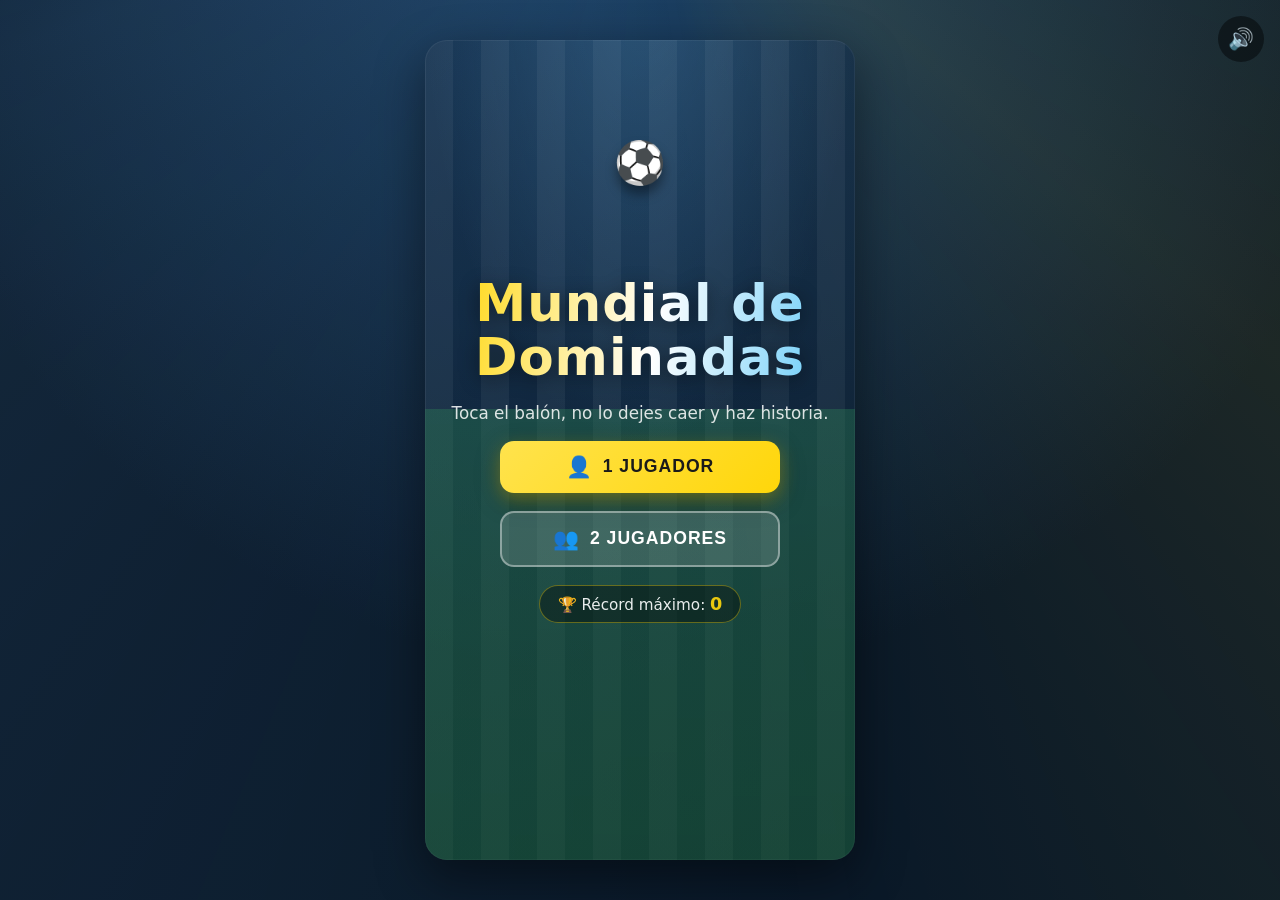
<file: index.html>
<!DOCTYPE html>
<html lang="es">
  <head>
    <meta charset="UTF-8" />
    <meta name="viewport" content="width=device-width, initial-scale=1.0" />
    <title>Mundial de Dominadas ⚽</title>
    <!--
      El CSS está dividido en 9 archivos por responsabilidad (en vez de un
      único archivo gigante) para que cada parte se pueda explicar por
      separado. EL ORDEN IMPORTA: si dos archivos definen la misma clase con
      la misma especificidad, gana el que carga DESPUÉS (cascada de CSS), así
      que respeta este orden si agregas uno nuevo. Ver css/README.md para el
      detalle de qué hace cada archivo.
    -->
    <link rel="stylesheet" href="css/01-variables.css" />
    <link rel="stylesheet" href="css/02-layout.css" />
    <link rel="stylesheet" href="css/03-componentes.css" />
    <link rel="stylesheet" href="css/04-menu-inicio.css" />
    <link rel="stylesheet" href="css/05-seleccion.css" />
    <link rel="stylesheet" href="css/06-juego.css" />
    <link rel="stylesheet" href="css/07-fin.css" />
    <link rel="stylesheet" href="css/08-utilidades.css" />
    <link rel="stylesheet" href="css/09-sazon.css" />
  </head>
  <body>
    <!--
      El juego usa UNA sola página HTML con varias "pantallas" (secciones).
      JavaScript muestra/oculta cada pantalla según el estado del juego.
      Solo una pantalla tiene la clase `pantalla--activa` a la vez.
    -->
    <!-- Botón flotante para silenciar/activar el sonido en todo el juego -->
    <button id="btn-sonido" class="boton-sonido" title="Silenciar / activar sonido">
      🔊
    </button>

    <main id="app">
      <!-- ============ PANTALLA 1: INICIO ============ -->
      <section id="pantalla-inicio" class="pantalla pantalla--activa">
        <!-- Decoración animada (no interactiva): cancha + reflectores + balón -->
        <div class="cancha-fondo" aria-hidden="true"></div>
        <div class="reflectores" aria-hidden="true"></div>
        <div class="balon-bote" aria-hidden="true">⚽</div>

        <h1 class="titulo">Mundial de Dominadas</h1>
        <p class="subtitulo">Toca el balón, no lo dejes caer y haz historia.</p>
        <button id="btn-empezar" class="boton boton--principal boton--lleno">
          <span class="boton__icono">👤</span> 1 Jugador
        </button>
        <button id="btn-dos-jugadores" class="boton boton--secundario boton--lleno">
          <span class="boton__icono">👥</span> 2 Jugadores
        </button>
        <p class="record-inicio">
          <span class="chip-record">🏆 Récord máximo:
            <strong id="record-inicio">0</strong></span>
        </p>
      </section>

      <!-- ============ PANTALLA 2: SELECCIÓN DE AVATAR ============ -->
      <section id="pantalla-seleccion" class="pantalla pantalla--estadio">
        <h2 class="titulo-seccion">Elige tu crack</h2>
        <p class="subtitulo">
          Cada jugador tiene una estadística de <strong>control</strong>
          distinta.
        </p>
        <!-- Las tarjetas de avatar se generan con JavaScript -->
        <div id="grid-avatares" class="grid-avatares"></div>

        <!-- Selector de dificultad: los botones se generan con JavaScript -->
        <p class="etiqueta-dificultad">Dificultad</p>
        <div id="selector-dificultad" class="selector-dificultad"></div>

        <button id="btn-jugar" class="boton boton--principal" disabled>
          ¡A jugar!
        </button>
      </section>

      <!-- ============ PANTALLA 3: JUEGO ============ -->
      <section id="pantalla-juego" class="pantalla">
        <header class="marcador">
          <div class="marcador__item">
            <span class="marcador__etiqueta">Jugador</span>
            <span id="marcador-jugador" class="marcador__valor">—</span>
          </div>
          <div class="marcador__item">
            <span class="marcador__etiqueta">Dominadas</span>
            <span id="marcador-puntaje" class="marcador__valor">0</span>
          </div>
          <div class="marcador__item">
            <span class="marcador__etiqueta">Récord</span>
            <span id="marcador-record" class="marcador__valor">0</span>
          </div>
        </header>
        <canvas id="lienzo-juego" class="lienzo"></canvas>
        <p class="ayuda-juego">
          🖱️ Clic certero en el balón &nbsp;|&nbsp; ⌨️ espacio solo cuando esté
          a tu alcance. <strong>¡Un fallo es game over!</strong>
        </p>
      </section>

      <!-- ============ PANTALLA 2P-A: CONFIGURACIÓN 2 JUGADORES ============ -->
      <section id="pantalla-2p-setup" class="pantalla pantalla--estadio">
        <h2 class="titulo-seccion">Modo 2 Jugadores 👥</h2>
        <p class="subtitulo">Cada quien elige su crack. Misma dificultad para una
          competencia justa.</p>
        <div class="config-2p">
          <div class="config-2p__jugador">
            <label class="config-2p__etiqueta" for="select-p1">
              🔵 Jugador 1 <small>(tecla A)</small>
            </label>
            <select id="select-p1" class="select-jugador"></select>
          </div>
          <div class="config-2p__jugador">
            <label class="config-2p__etiqueta" for="select-p2">
              🔴 Jugador 2 <small>(tecla L)</small>
            </label>
            <select id="select-p2" class="select-jugador"></select>
          </div>
        </div>
        <p class="etiqueta-dificultad">Dificultad</p>
        <div id="selector-dificultad-2p" class="selector-dificultad"></div>
        <div class="botones-fin">
          <button id="btn-2p-jugar" class="boton boton--principal">¡A jugar!</button>
          <button id="btn-2p-volver" class="boton boton--secundario">Volver</button>
        </div>
      </section>

      <!-- ============ PANTALLA 2P-B: JUEGO DIVIDIDO ============ -->
      <section id="pantalla-2p-juego" class="pantalla">
        <div class="campos-2p">
          <div class="campo-2p">
            <div class="campo-2p__cabecera campo-2p__cabecera--p1">
              <span id="nombre-p1">Jugador 1</span>
              <span class="campo-2p__puntaje" id="puntaje-p1">0</span>
            </div>
            <canvas id="lienzo-p1" class="lienzo lienzo--2p"></canvas>
            <p class="campo-2p__tecla">
              Tecla <kbd>A</kbd> o clic — ¡un fallo te saca!
            </p>
          </div>
          <div class="campo-2p">
            <div class="campo-2p__cabecera campo-2p__cabecera--p2">
              <span id="nombre-p2">Jugador 2</span>
              <span class="campo-2p__puntaje" id="puntaje-p2">0</span>
            </div>
            <canvas id="lienzo-p2" class="lienzo lienzo--2p"></canvas>
            <p class="campo-2p__tecla">
              Tecla <kbd>L</kbd> o clic — ¡un fallo te saca!
            </p>
          </div>
        </div>
      </section>

      <!-- ============ PANTALLA 2P-C: RESULTADO 2 JUGADORES ============ -->
      <section id="pantalla-2p-fin" class="pantalla pantalla--estadio">
        <div class="confeti" aria-hidden="true">
          <span></span><span></span><span></span><span></span><span></span>
          <span></span><span></span><span></span><span></span><span></span>
        </div>
        <h2 class="titulo-seccion" id="titulo-ganador">Resultado</h2>
        <p class="resultado">
          <span id="resumen-p1">Jugador 1: 0</span><br />
          <span id="resumen-p2">Jugador 2: 0</span>
        </p>
        <div class="botones-fin">
          <button id="btn-2p-revancha" class="boton boton--principal">Revancha</button>
          <button id="btn-2p-menu" class="boton boton--secundario">Menú</button>
        </div>
      </section>

      <!-- ============ PANTALLA 4: GAME OVER ============ -->
      <section id="pantalla-fin" class="pantalla pantalla--estadio">
        <div class="confeti" aria-hidden="true">
          <span></span><span></span><span></span><span></span><span></span>
          <span></span><span></span><span></span><span></span><span></span>
        </div>
        <h2 class="titulo-seccion titulo-fin" id="titulo-fin">
          ¡Se cayó el balón! 😵
        </h2>
        <p class="resultado">
          Hiciste <span id="puntaje-final">0</span> dominadas.
        </p>
        <p id="motivo-fin" class="motivo-fin">El balón tocó el suelo.</p>
        <p id="mensaje-record" class="mensaje-record oculto">
          🎉 ¡Nuevo récord!
        </p>
        <div class="botones-fin">
          <button id="btn-reintentar" class="boton boton--principal">
            Reintentar
          </button>
          <button id="btn-cambiar-avatar" class="boton boton--secundario">
            Cambiar jugador
          </button>
        </div>
      </section>
    </main>

    <!--
      Orden de carga importante: primero los datos y utilidades, luego los
      módulos que dependen de ellos, y por último main.js que coordina todo.
    -->
    <script src="js/data/jugadores.js"></script>
    <script src="js/data/dificultades.js"></script>
    <script src="js/utils.js"></script>
    <script src="js/sonidos.js"></script>
    <script src="js/sazon.js"></script>
    <script src="js/avatares.js"></script>
    <script src="js/juego.js"></script>
    <script src="js/dosjugadores.js"></script>
    <script src="js/main.js"></script>
  </body>
</html>
</file>
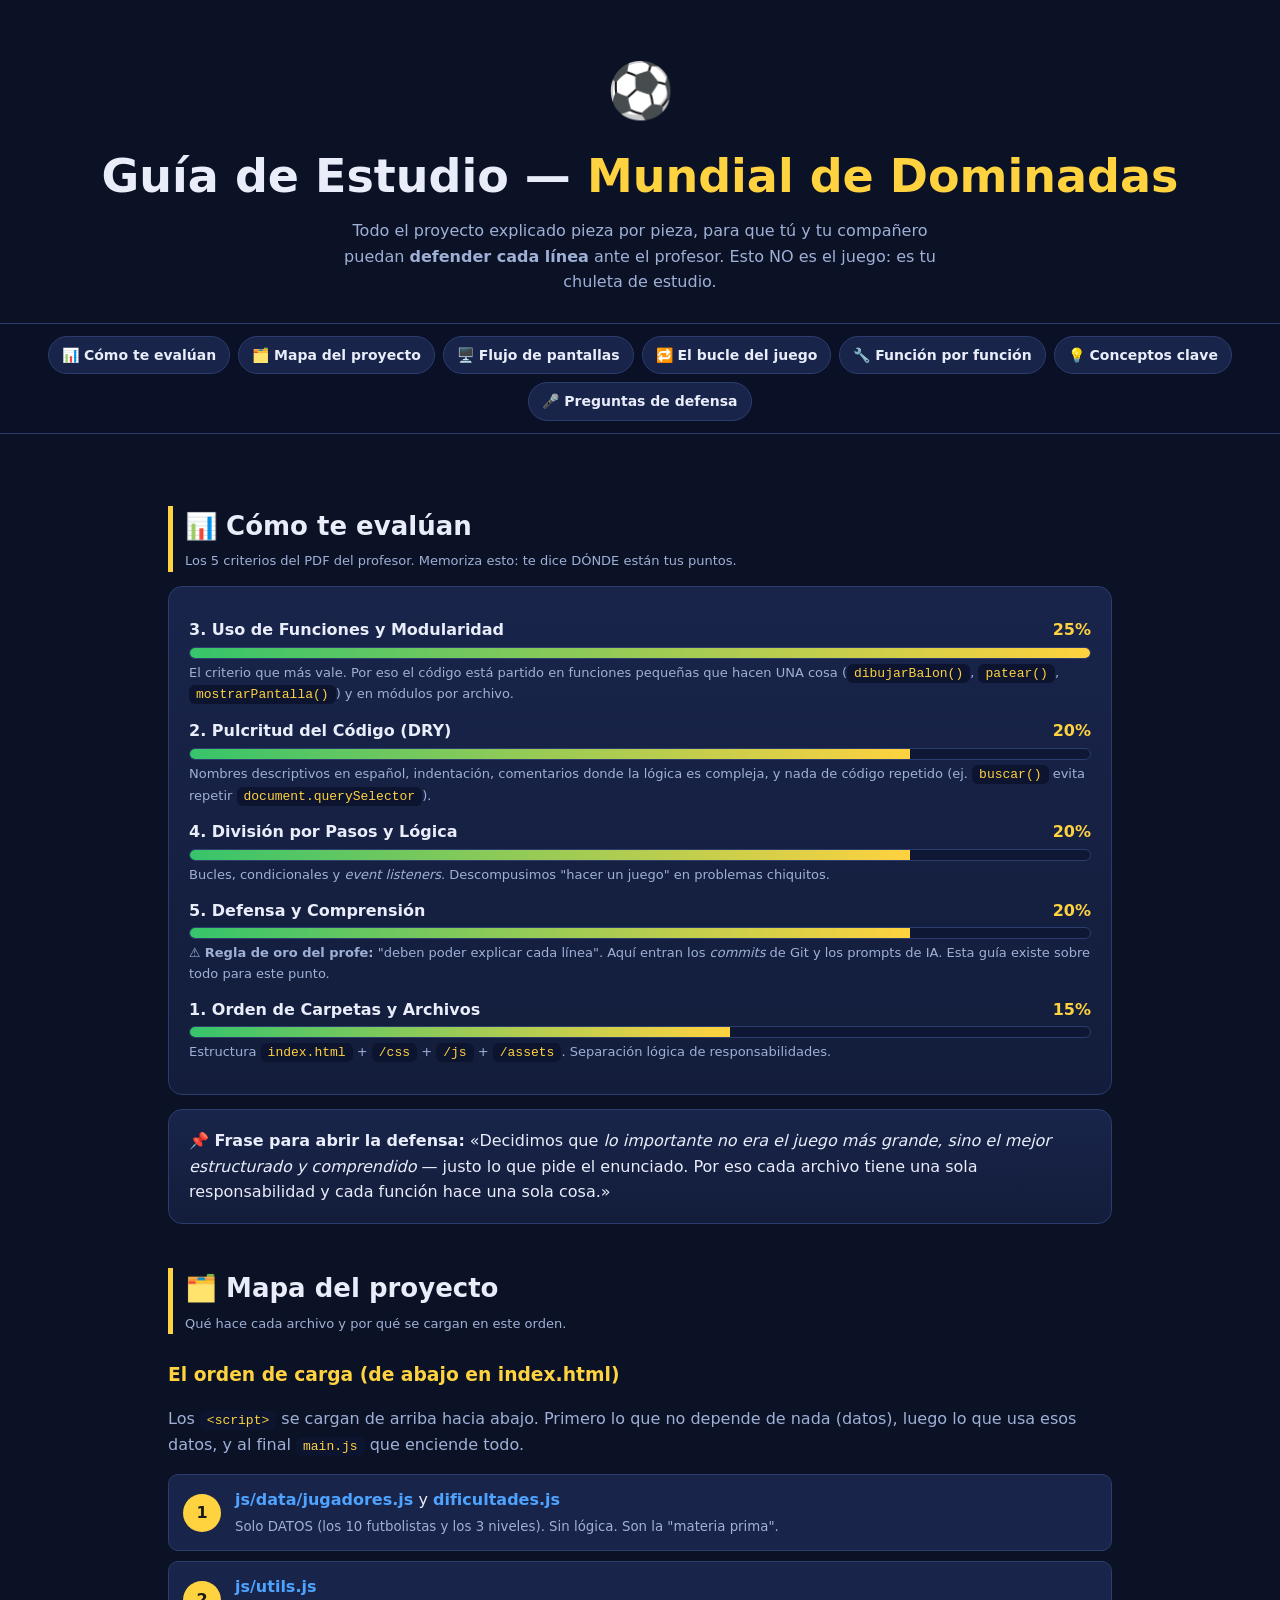
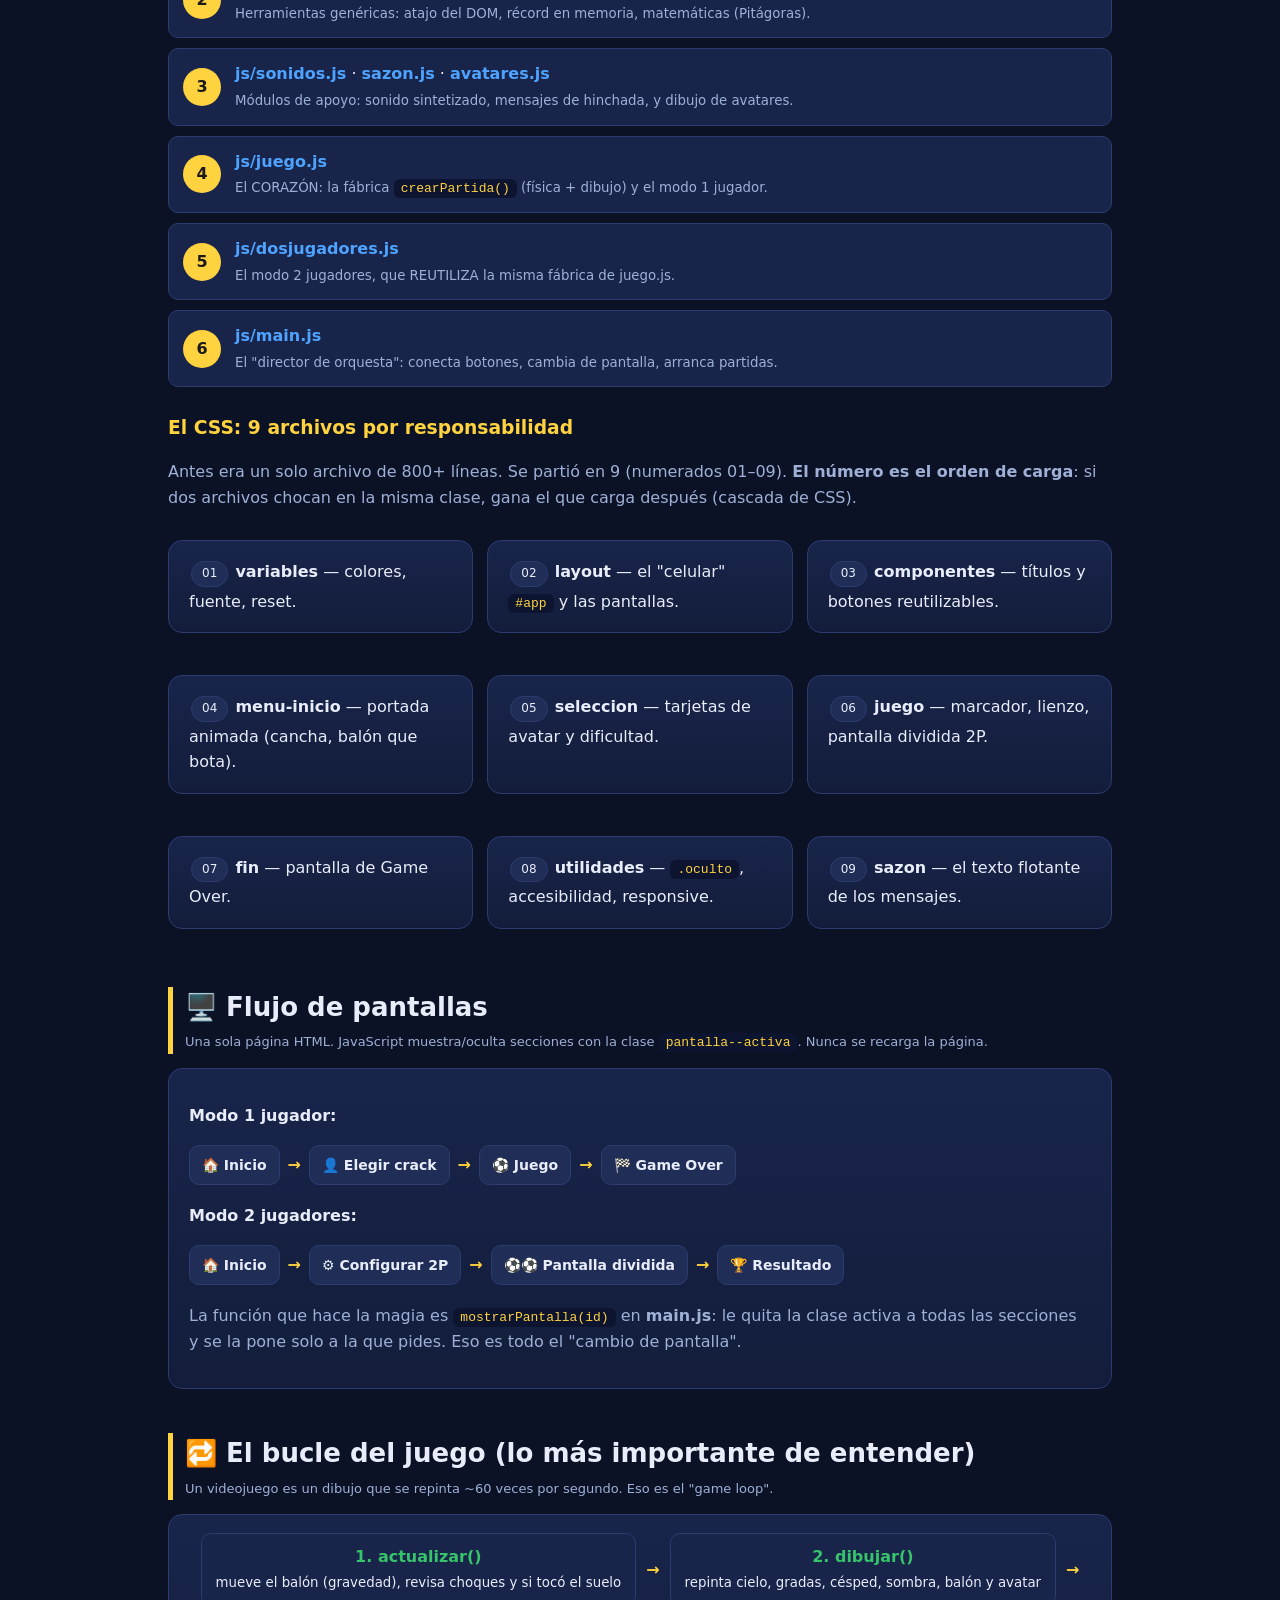
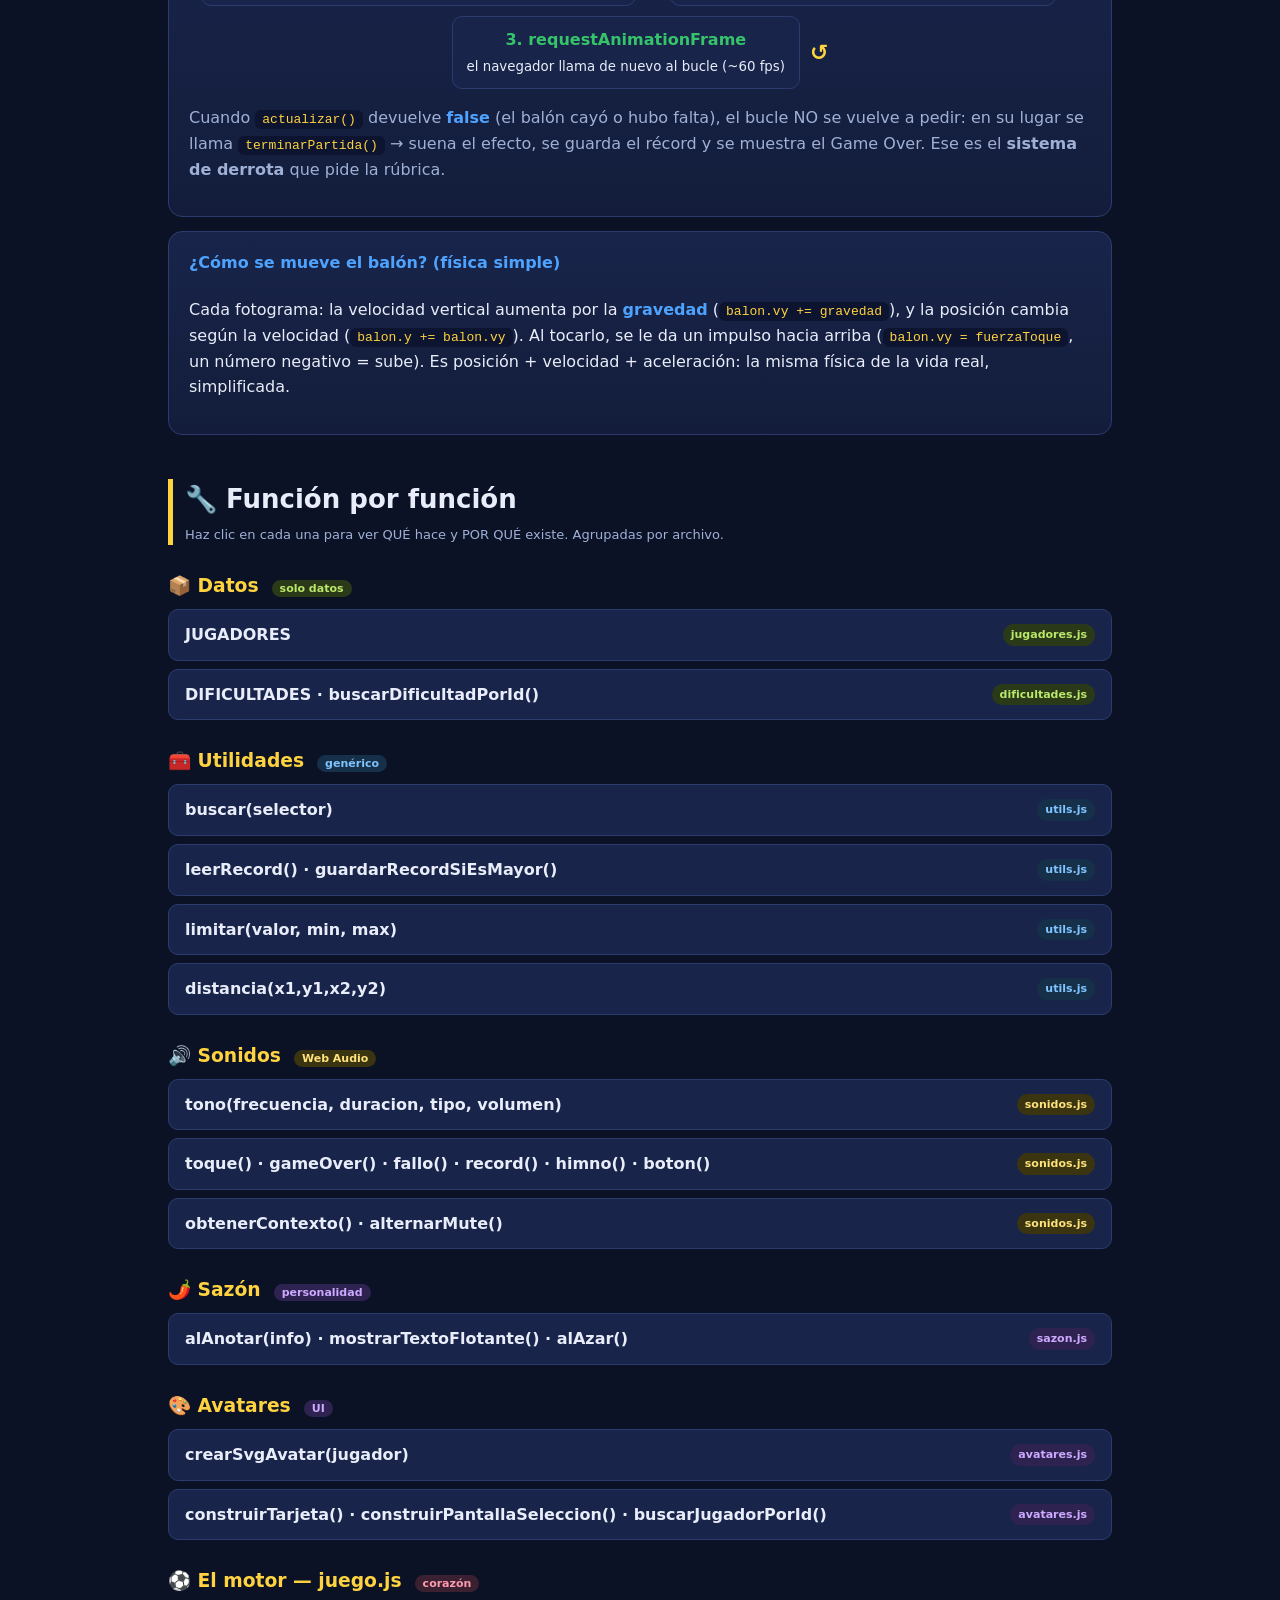
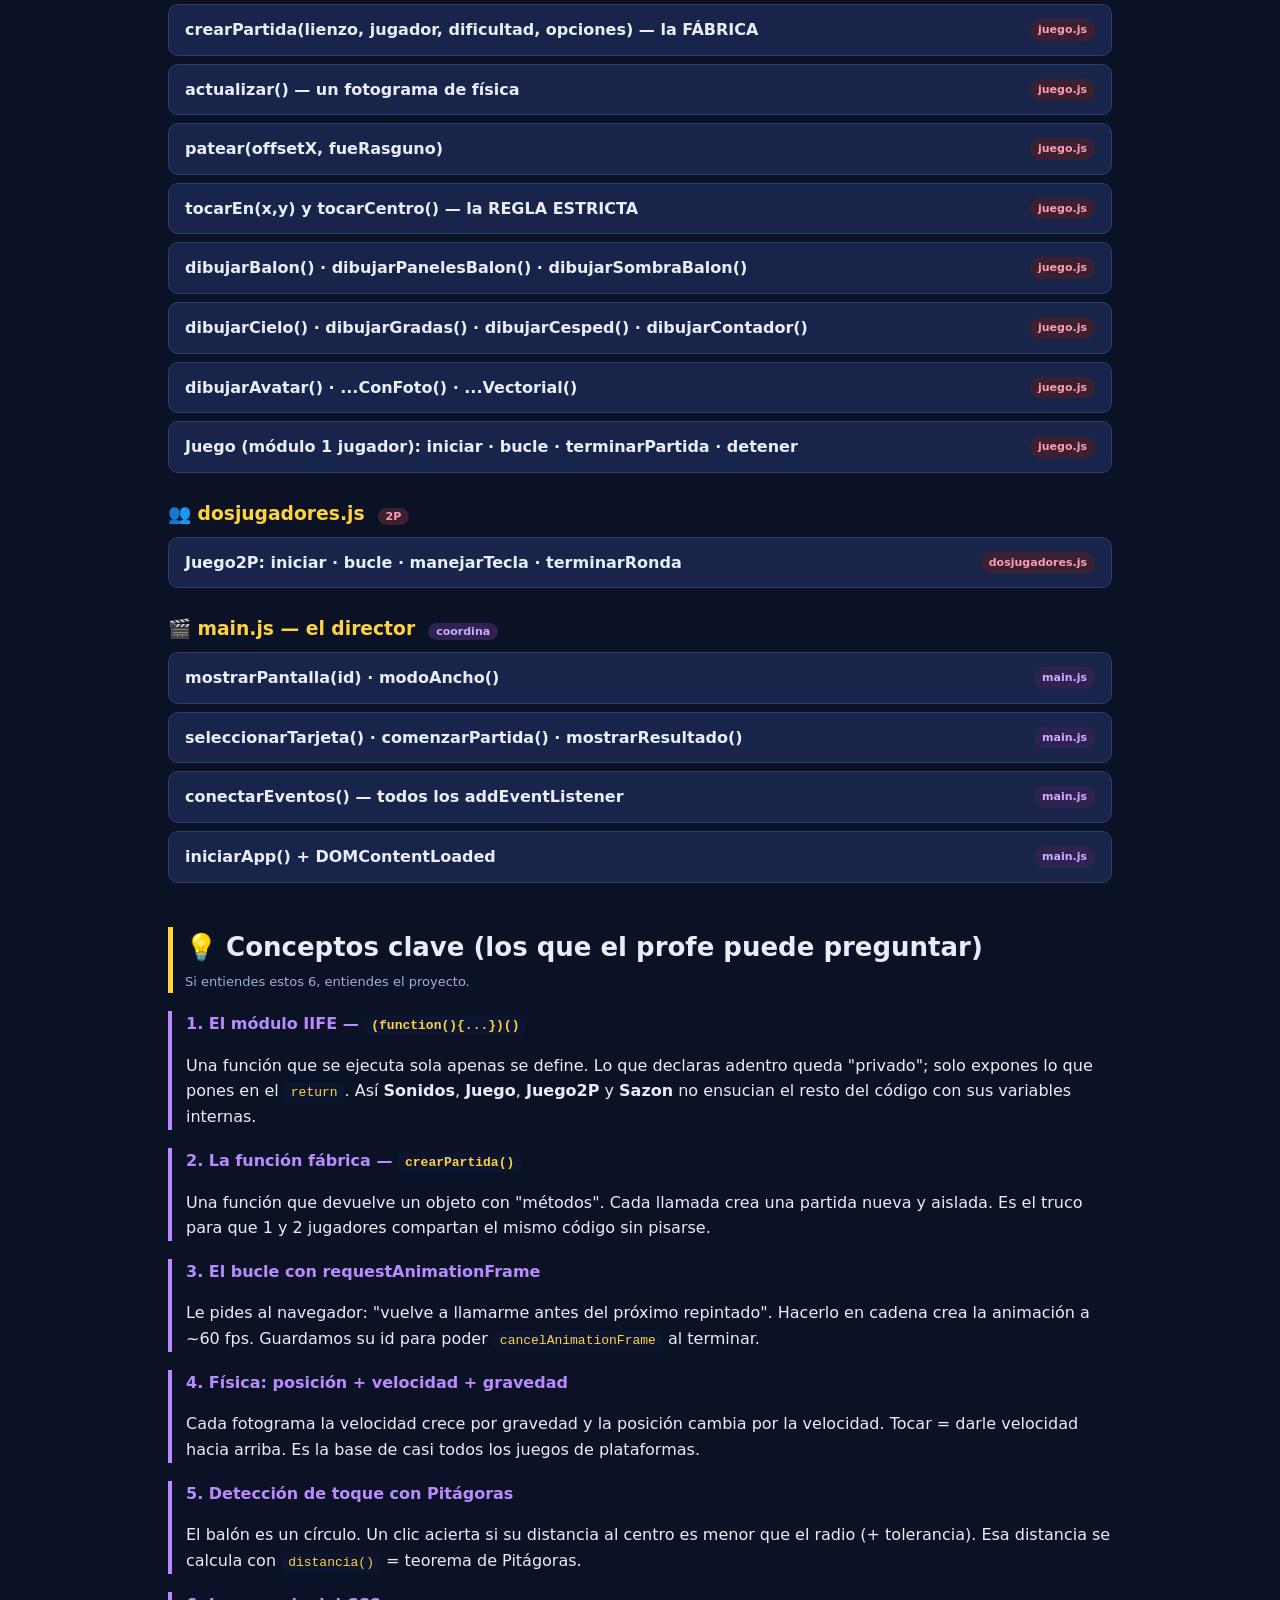
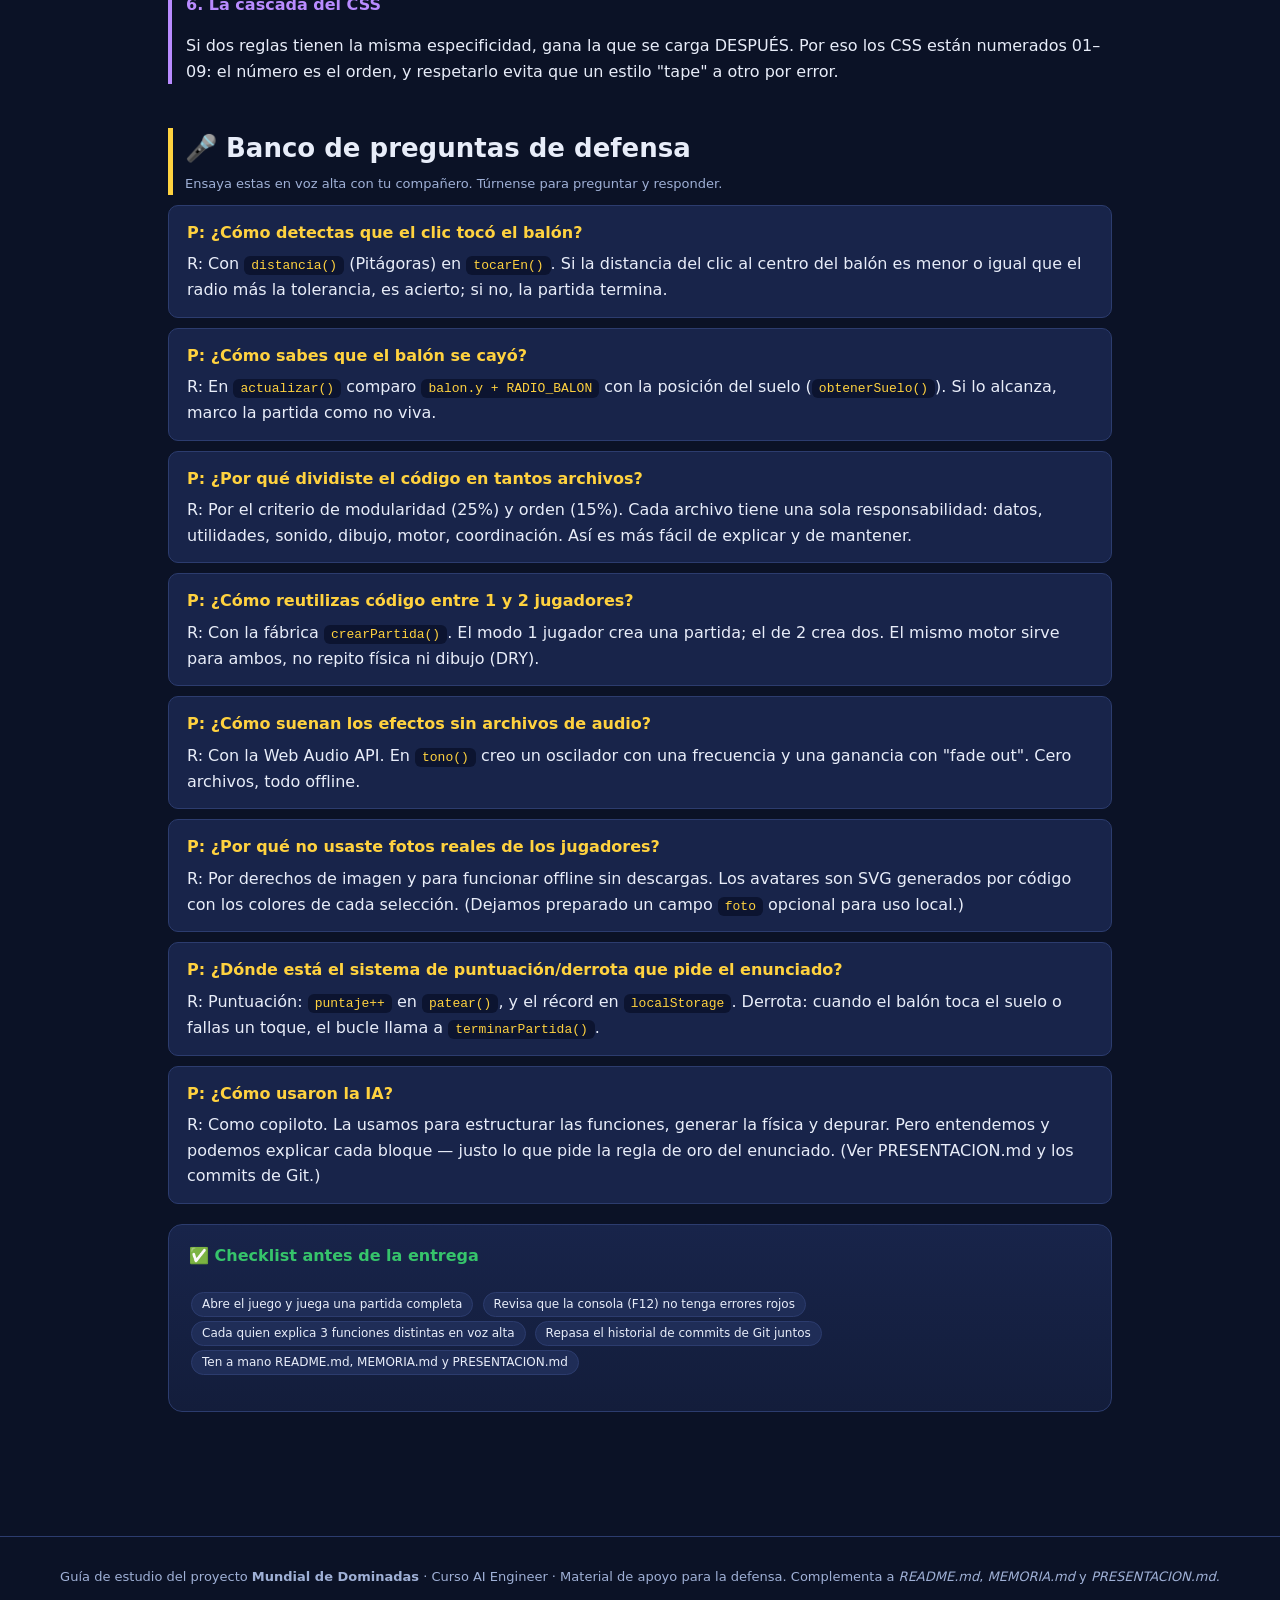
<file: presentacion/guia-de-estudio.html>
<!DOCTYPE html>
<html lang="es">
<head>
<meta charset="UTF-8" />
<meta name="viewport" content="width=device-width, initial-scale=1.0" />
<title>Guía de Estudio — Mundial de Dominadas ⚽</title>
<!--
  GUÍA DE ESTUDIO VISUAL (archivo independiente, 100% offline).
  Ábrela con doble clic. Sirve para que tú y tu compañero entiendan CADA
  función, HTML y CSS del proyecto, y para preparar la defensa ante el profesor.
  No forma parte del juego: es material de apoyo.
-->
<style>
  :root {
    --fondo: #0b1226;
    --fondo2: #131d3b;
    --tarjeta: #18244a;
    --tarjeta2: #1f2d57;
    --borde: #2c3c6e;
    --texto: #e8edf9;
    --tenue: #9fb0d6;
    --acento: #ffd23f;     /* amarillo balón */
    --verde: #36c46b;      /* césped */
    --azul: #4ea3ff;
    --rojo: #ff5c6c;
    --morado: #b98bff;
    --radio: 14px;
  }
  * { box-sizing: border-box; }
  body {
    margin: 0;
    font-family: "Segoe UI", system-ui, Arial, sans-serif;
    background: radial-gradient(1200px 600px at 50% -10%, #1c2c5a 0%, var(--fondo) 60%);
    color: var(--texto);
    line-height: 1.6;
  }
  header.hero {
    text-align: center;
    padding: 48px 20px 28px;
    border-bottom: 1px solid var(--borde);
  }
  header.hero .balon { font-size: 54px; display:block; animation: bote 1.6s ease-in-out infinite; }
  @keyframes bote { 0%,100%{ transform: translateY(0);} 50%{ transform: translateY(-12px);} }
  header.hero h1 { font-size: clamp(28px, 5vw, 46px); margin: 6px 0 4px; }
  header.hero h1 span { color: var(--acento); }
  header.hero p { color: var(--tenue); margin: 0 auto; max-width: 640px; }

  nav.tabs {
    position: sticky; top: 0; z-index: 10;
    display: flex; flex-wrap: wrap; gap: 8px; justify-content: center;
    padding: 12px; background: rgba(11,18,38,0.92);
    backdrop-filter: blur(6px); border-bottom: 1px solid var(--borde);
  }
  nav.tabs a {
    color: var(--texto); text-decoration: none; font-size: 14px; font-weight: 600;
    padding: 7px 13px; border-radius: 999px; border: 1px solid var(--borde);
    background: var(--tarjeta); transition: .15s;
  }
  nav.tabs a:hover { background: var(--tarjeta2); border-color: var(--acento); }

  main { max-width: 980px; margin: 0 auto; padding: 28px 18px 80px; }
  section { margin: 44px 0; scroll-margin-top: 70px; }
  h2.seccion {
    font-size: 26px; border-left: 5px solid var(--acento);
    padding-left: 12px; margin-bottom: 4px;
  }
  h2.seccion small { display:block; font-size: 13px; color: var(--tenue); font-weight: 400; padding-top:4px;}
  h3 { color: var(--acento); margin: 26px 0 8px; }

  .card {
    background: linear-gradient(180deg, var(--tarjeta) 0%, var(--fondo2) 100%);
    border: 1px solid var(--borde); border-radius: var(--radio);
    padding: 18px 20px; margin: 14px 0;
  }
  .grid { display: grid; grid-template-columns: repeat(auto-fit, minmax(240px, 1fr)); gap: 14px; }

  /* Rúbrica */
  .rubrica .fila { margin: 12px 0; }
  .rubrica .top { display:flex; justify-content: space-between; font-weight:600; margin-bottom:4px; }
  .rubrica .peso { color: var(--acento); }
  .barra { height: 12px; background: #0e1733; border-radius: 999px; overflow: hidden; border:1px solid var(--borde);}
  .barra > div { height: 100%; background: linear-gradient(90deg, var(--verde), var(--acento)); }
  .rubrica .nota { font-size: 13px; color: var(--tenue); margin-top: 4px; }

  /* Flujo de archivos / capas */
  .capa { display:flex; align-items:center; gap:14px; padding:12px 14px; border-radius: 10px; margin:10px 0; border:1px solid var(--borde); background: var(--tarjeta); }
  .capa .num { flex:0 0 38px; height:38px; border-radius:50%; display:grid; place-items:center; font-weight:800; background: var(--acento); color:#1a1a1a; }
  .capa .txt b { color: var(--azul); }
  .capa .txt small { color: var(--tenue); }

  /* Diagrama flujo de pantallas */
  .flujo { display:flex; flex-wrap:wrap; align-items:center; gap:8px; }
  .pant { background: var(--tarjeta2); border:1px solid var(--borde); border-radius:10px; padding:8px 12px; font-weight:600; font-size:14px; }
  .flecha { color: var(--acento); font-weight:800; }

  /* Bucle */
  .bucle { display:flex; flex-wrap:wrap; gap:10px; justify-content:center; align-items:center; }
  .paso { background: var(--tarjeta); border:1px solid var(--borde); border-radius:10px; padding:10px 14px; text-align:center; min-width:130px; }
  .paso b { color: var(--verde); }

  /* Detalle de funciones */
  details.fn { background: var(--tarjeta); border:1px solid var(--borde); border-radius:10px; margin:8px 0; overflow:hidden; }
  details.fn > summary { cursor:pointer; padding:12px 16px; font-weight:600; list-style:none; display:flex; align-items:center; gap:10px; }
  details.fn > summary::-webkit-details-marker { display:none; }
  details.fn > summary:hover { background: var(--tarjeta2); }
  details.fn[open] > summary { border-bottom:1px solid var(--borde); background: var(--tarjeta2); }
  details.fn .cuerpo { padding: 12px 16px 16px; }
  .codigo { font-family: "Consolas", monospace; background:#0c1430; color:var(--acento); padding:2px 7px; border-radius:6px; font-size:13px; }
  .etiqueta { font-size:11px; font-weight:700; padding:2px 8px; border-radius:999px; margin-left:auto; }
  .e-datos { background:#2a3a18; color:#bce86a; }
  .e-util { background:#16304a; color:#7fc4ff; }
  .e-motor { background:#3a2030; color:#ff9bb0; }
  .e-ui { background:#2e2350; color:#cdaaff; }
  .e-sonido { background:#3a3410; color:#ffe27a; }
  .que { margin:6px 0; }
  .porque { color: var(--tenue); }
  .key { color: var(--azul); font-weight:600; }

  /* Conceptos */
  .concepto { border-left:4px solid var(--morado); padding-left:14px; margin:18px 0; }
  .concepto h4 { margin:0 0 4px; color:var(--morado); }

  /* Preguntas defensa */
  .qa { background: var(--tarjeta); border:1px solid var(--borde); border-radius:10px; padding:14px 18px; margin:10px 0; }
  .qa .p { color: var(--acento); font-weight:700; }
  .qa .r { margin-top:6px; }

  footer { text-align:center; color:var(--tenue); font-size:13px; padding:30px 20px; border-top:1px solid var(--borde); }
  a.link { color: var(--azul); }
  .pill { display:inline-block; font-size:12px; background:var(--tarjeta2); border:1px solid var(--borde); border-radius:999px; padding:2px 10px; margin:2px;}
</style>
</head>
<body>

<header class="hero">
  <span class="balon">⚽</span>
  <h1>Guía de Estudio — <span>Mundial de Dominadas</span></h1>
  <p>Todo el proyecto explicado pieza por pieza, para que tú y tu compañero puedan
     <strong>defender cada línea</strong> ante el profesor. Esto NO es el juego: es tu chuleta de estudio.</p>
</header>

<nav class="tabs">
  <a href="#rubrica">📊 Cómo te evalúan</a>
  <a href="#mapa">🗂️ Mapa del proyecto</a>
  <a href="#pantallas">🖥️ Flujo de pantallas</a>
  <a href="#bucle">🔁 El bucle del juego</a>
  <a href="#funciones">🔧 Función por función</a>
  <a href="#conceptos">💡 Conceptos clave</a>
  <a href="#defensa">🎤 Preguntas de defensa</a>
</nav>

<main>

<!-- ====================== RÚBRICA ====================== -->
<section id="rubrica">
  <h2 class="seccion">📊 Cómo te evalúan
    <small>Los 5 criterios del PDF del profesor. Memoriza esto: te dice DÓNDE están tus puntos.</small>
  </h2>
  <div class="card rubrica">
    <div class="fila">
      <div class="top"><span>3. Uso de Funciones y Modularidad</span><span class="peso">25%</span></div>
      <div class="barra"><div style="width:100%"></div></div>
      <div class="nota">El criterio que más vale. Por eso el código está partido en funciones pequeñas que hacen UNA cosa (<span class="codigo">dibujarBalon()</span>, <span class="codigo">patear()</span>, <span class="codigo">mostrarPantalla()</span>) y en módulos por archivo.</div>
    </div>
    <div class="fila">
      <div class="top"><span>2. Pulcritud del Código (DRY)</span><span class="peso">20%</span></div>
      <div class="barra"><div style="width:80%"></div></div>
      <div class="nota">Nombres descriptivos en español, indentación, comentarios donde la lógica es compleja, y nada de código repetido (ej. <span class="codigo">buscar()</span> evita repetir <span class="codigo">document.querySelector</span>).</div>
    </div>
    <div class="fila">
      <div class="top"><span>4. División por Pasos y Lógica</span><span class="peso">20%</span></div>
      <div class="barra"><div style="width:80%"></div></div>
      <div class="nota">Bucles, condicionales y <em>event listeners</em>. Descompusimos "hacer un juego" en problemas chiquitos.</div>
    </div>
    <div class="fila">
      <div class="top"><span>5. Defensa y Comprensión</span><span class="peso">20%</span></div>
      <div class="barra"><div style="width:80%"></div></div>
      <div class="nota">⚠️ <strong>Regla de oro del profe:</strong> "deben poder explicar cada línea". Aquí entran los <em>commits</em> de Git y los prompts de IA. Esta guía existe sobre todo para este punto.</div>
    </div>
    <div class="fila">
      <div class="top"><span>1. Orden de Carpetas y Archivos</span><span class="peso">15%</span></div>
      <div class="barra"><div style="width:60%"></div></div>
      <div class="nota">Estructura <span class="codigo">index.html</span> + <span class="codigo">/css</span> + <span class="codigo">/js</span> + <span class="codigo">/assets</span>. Separación lógica de responsabilidades.</div>
    </div>
  </div>
  <div class="card">
    <strong>📌 Frase para abrir la defensa:</strong> «Decidimos que <em>lo importante no era el juego más grande, sino el mejor estructurado y comprendido</em> — justo lo que pide el enunciado. Por eso cada archivo tiene una sola responsabilidad y cada función hace una sola cosa.»
  </div>
</section>

<!-- ====================== MAPA ====================== -->
<section id="mapa">
  <h2 class="seccion">🗂️ Mapa del proyecto
    <small>Qué hace cada archivo y por qué se cargan en este orden.</small>
  </h2>

  <h3>El orden de carga (de abajo en index.html)</h3>
  <p class="porque">Los <span class="codigo">&lt;script&gt;</span> se cargan de arriba hacia abajo. Primero lo que no depende de nada (datos), luego lo que usa esos datos, y al final <span class="codigo">main.js</span> que enciende todo.</p>

  <div class="capa"><div class="num">1</div><div class="txt"><b>js/data/jugadores.js</b> y <b>dificultades.js</b><br><small>Solo DATOS (los 10 futbolistas y los 3 niveles). Sin lógica. Son la "materia prima".</small></div></div>
  <div class="capa"><div class="num">2</div><div class="txt"><b>js/utils.js</b><br><small>Herramientas genéricas: atajo del DOM, récord en memoria, matemáticas (Pitágoras).</small></div></div>
  <div class="capa"><div class="num">3</div><div class="txt"><b>js/sonidos.js</b> · <b>sazon.js</b> · <b>avatares.js</b><br><small>Módulos de apoyo: sonido sintetizado, mensajes de hinchada, y dibujo de avatares.</small></div></div>
  <div class="capa"><div class="num">4</div><div class="txt"><b>js/juego.js</b><br><small>El CORAZÓN: la fábrica <span class="codigo">crearPartida()</span> (física + dibujo) y el modo 1 jugador.</small></div></div>
  <div class="capa"><div class="num">5</div><div class="txt"><b>js/dosjugadores.js</b><br><small>El modo 2 jugadores, que REUTILIZA la misma fábrica de juego.js.</small></div></div>
  <div class="capa"><div class="num">6</div><div class="txt"><b>js/main.js</b><br><small>El "director de orquesta": conecta botones, cambia de pantalla, arranca partidas.</small></div></div>

  <h3>El CSS: 9 archivos por responsabilidad</h3>
  <p class="porque">Antes era un solo archivo de 800+ líneas. Se partió en 9 (numerados 01–09). <strong>El número es el orden de carga</strong>: si dos archivos chocan en la misma clase, gana el que carga después (cascada de CSS).</p>
  <div class="grid">
    <div class="card"><span class="pill">01</span> <b>variables</b> — colores, fuente, reset.</div>
    <div class="card"><span class="pill">02</span> <b>layout</b> — el "celular" <span class="codigo">#app</span> y las pantallas.</div>
    <div class="card"><span class="pill">03</span> <b>componentes</b> — títulos y botones reutilizables.</div>
    <div class="card"><span class="pill">04</span> <b>menu-inicio</b> — portada animada (cancha, balón que bota).</div>
    <div class="card"><span class="pill">05</span> <b>seleccion</b> — tarjetas de avatar y dificultad.</div>
    <div class="card"><span class="pill">06</span> <b>juego</b> — marcador, lienzo, pantalla dividida 2P.</div>
    <div class="card"><span class="pill">07</span> <b>fin</b> — pantalla de Game Over.</div>
    <div class="card"><span class="pill">08</span> <b>utilidades</b> — <span class="codigo">.oculto</span>, accesibilidad, responsive.</div>
    <div class="card"><span class="pill">09</span> <b>sazon</b> — el texto flotante de los mensajes.</div>
  </div>
</section>

<!-- ====================== PANTALLAS ====================== -->
<section id="pantallas">
  <h2 class="seccion">🖥️ Flujo de pantallas
    <small>Una sola página HTML. JavaScript muestra/oculta secciones con la clase <span class="codigo">pantalla--activa</span>. Nunca se recarga la página.</small>
  </h2>
  <div class="card">
    <p><strong>Modo 1 jugador:</strong></p>
    <div class="flujo">
      <span class="pant">🏠 Inicio</span><span class="flecha">→</span>
      <span class="pant">👤 Elegir crack</span><span class="flecha">→</span>
      <span class="pant">⚽ Juego</span><span class="flecha">→</span>
      <span class="pant">🏁 Game Over</span>
    </div>
    <p style="margin-top:18px"><strong>Modo 2 jugadores:</strong></p>
    <div class="flujo">
      <span class="pant">🏠 Inicio</span><span class="flecha">→</span>
      <span class="pant">⚙️ Configurar 2P</span><span class="flecha">→</span>
      <span class="pant">⚽⚽ Pantalla dividida</span><span class="flecha">→</span>
      <span class="pant">🏆 Resultado</span>
    </div>
    <p class="porque" style="margin-top:18px">La función que hace la magia es <span class="codigo">mostrarPantalla(id)</span> en <b>main.js</b>: le quita la clase activa a todas las secciones y se la pone solo a la que pides. Eso es todo el "cambio de pantalla".</p>
  </div>
</section>

<!-- ====================== BUCLE ====================== -->
<section id="bucle">
  <h2 class="seccion">🔁 El bucle del juego (lo más importante de entender)
    <small>Un videojuego es un dibujo que se repinta ~60 veces por segundo. Eso es el "game loop".</small>
  </h2>
  <div class="card">
    <div class="bucle">
      <div class="paso"><b>1. actualizar()</b><br><small>mueve el balón (gravedad), revisa choques y si tocó el suelo</small></div>
      <span class="flecha">→</span>
      <div class="paso"><b>2. dibujar()</b><br><small>repinta cielo, gradas, césped, sombra, balón y avatar</small></div>
      <span class="flecha">→</span>
      <div class="paso"><b>3. requestAnimationFrame</b><br><small>el navegador llama de nuevo al bucle (~60 fps)</small></div>
      <span class="flecha" style="font-size:22px">↺</span>
    </div>
    <p class="porque" style="margin-top:16px">Cuando <span class="codigo">actualizar()</span> devuelve <span class="key">false</span> (el balón cayó o hubo falta), el bucle NO se vuelve a pedir: en su lugar se llama <span class="codigo">terminarPartida()</span> → suena el efecto, se guarda el récord y se muestra el Game Over. Ese es el <strong>sistema de derrota</strong> que pide la rúbrica.</p>
  </div>
  <div class="card">
    <h4 style="color:var(--azul); margin-top:0">¿Cómo se mueve el balón? (física simple)</h4>
    <p>Cada fotograma: la velocidad vertical aumenta por la <span class="key">gravedad</span> (<span class="codigo">balon.vy += gravedad</span>), y la posición cambia según la velocidad (<span class="codigo">balon.y += balon.vy</span>). Al tocarlo, se le da un impulso hacia arriba (<span class="codigo">balon.vy = fuerzaToque</span>, un número negativo = sube). Es posición + velocidad + aceleración: la misma física de la vida real, simplificada.</p>
  </div>
</section>

<!-- ====================== FUNCIONES ====================== -->
<section id="funciones">
  <h2 class="seccion">🔧 Función por función
    <small>Haz clic en cada una para ver QUÉ hace y POR QUÉ existe. Agrupadas por archivo.</small>
  </h2>

  <h3>📦 Datos &nbsp;<span class="etiqueta e-datos">solo datos</span></h3>
  <details class="fn"><summary>JUGADORES <span class="etiqueta e-datos">jugadores.js</span></summary>
    <div class="cuerpo"><p class="que"><b>Qué:</b> un arreglo con los 10 futbolistas. Cada uno es un objeto: <span class="codigo">id, nombre, pais, bandera, dorsal, colores, control, frase</span> y un <span class="codigo">foto</span> opcional.</p>
    <p class="porque"><b>Por qué:</b> separar los datos de la lógica. Para agregar un jugador 11 solo añades un objeto aquí, sin tocar el motor del juego.</p></div>
  </details>
  <details class="fn"><summary>DIFICULTADES · buscarDificultadPorId() <span class="etiqueta e-datos">dificultades.js</span></summary>
    <div class="cuerpo"><p class="que"><b>Qué:</b> los 3 niveles (Fácil/Normal/Difícil) con sus parámetros de física: <span class="codigo">gravedadInicial, gravedadMaxima, incremento, fuerzaToque, toleranciaExtra</span>. La función busca un nivel por su id.</p>
    <p class="porque"><b>Por qué:</b> el "balance" del juego son datos, no código. Si un nivel se siente injusto, cambias un número aquí y listo.</p></div>
  </details>

  <h3>🧰 Utilidades &nbsp;<span class="etiqueta e-util">genérico</span></h3>
  <details class="fn"><summary>buscar(selector) <span class="etiqueta e-util">utils.js</span></summary>
    <div class="cuerpo"><p class="que"><b>Qué:</b> atajo de <span class="codigo">document.querySelector</span>.</p>
    <p class="porque"><b>Por qué (DRY):</b> escribir <span class="codigo">buscar("#btn")</span> en vez de <span class="codigo">document.querySelector("#btn")</span> decenas de veces. Menos repetición = punto de pulcritud.</p></div>
  </details>
  <details class="fn"><summary>leerRecord() · guardarRecordSiEsMayor() <span class="etiqueta e-util">utils.js</span></summary>
    <div class="cuerpo"><p class="que"><b>Qué:</b> leen y guardan el récord en <span class="codigo">localStorage</span> (la memoria del navegador). El guardado solo escribe si el nuevo puntaje supera al anterior y devuelve <span class="key">true</span> si hubo récord nuevo.</p>
    <p class="porque"><b>Por qué:</b> persistencia sin servidor. El récord sigue ahí aunque cierres el navegador.</p></div>
  </details>
  <details class="fn"><summary>limitar(valor, min, max) <span class="etiqueta e-util">utils.js</span></summary>
    <div class="cuerpo"><p class="que"><b>Qué:</b> "aprisiona" un número en un rango. Si te pasas del máximo, devuelve el máximo.</p>
    <p class="porque"><b>Por qué:</b> que la velocidad o la posición del balón no se disparen a valores locos. También limita la gravedad a su tope.</p></div>
  </details>
  <details class="fn"><summary>distancia(x1,y1,x2,y2) <span class="etiqueta e-util">utils.js</span></summary>
    <div class="cuerpo"><p class="que"><b>Qué:</b> distancia entre dos puntos con el <strong>teorema de Pitágoras</strong> (<span class="codigo">√(dx² + dy²)</span>).</p>
    <p class="porque"><b>Por qué:</b> para saber si un clic cayó sobre el balón: si la distancia del clic al centro del balón es menor que el radio + tolerancia, ¡acertaste!</p></div>
  </details>

  <h3>🔊 Sonidos &nbsp;<span class="etiqueta e-sonido">Web Audio</span></h3>
  <details class="fn"><summary>tono(frecuencia, duracion, tipo, volumen) <span class="etiqueta e-sonido">sonidos.js</span></summary>
    <div class="cuerpo"><p class="que"><b>Qué:</b> crea un sonido desde cero: un oscilador (la nota) + una ganancia (el volumen, con un "fade out" para que no corte feo).</p>
    <p class="porque"><b>Por qué:</b> NO usamos archivos .mp3. Todo se sintetiza con la <strong>Web Audio API</strong>, así el juego pesa menos y funciona 100% offline.</p></div>
  </details>
  <details class="fn"><summary>toque() · gameOver() · fallo() · record() · himno() · boton() <span class="etiqueta e-sonido">sonidos.js</span></summary>
    <div class="cuerpo"><p class="que"><b>Qué:</b> cada uno arma su efecto llamando a <span class="codigo">tono()</span>. <span class="codigo">toque()</span> sube de tono con el combo; <span class="codigo">gameOver()</span> baja; <span class="codigo">himno()</span> es un arpegio para las 100 dominadas.</p>
    <p class="porque"><b>Por qué:</b> retroalimentación. El oído te dice qué pasó sin mirar la pantalla.</p></div>
  </details>
  <details class="fn"><summary>obtenerContexto() · alternarMute() <span class="etiqueta e-sonido">sonidos.js</span></summary>
    <div class="cuerpo"><p class="que"><b>Qué:</b> crea el <span class="codigo">AudioContext</span> la primera vez que se necesita (los navegadores lo exigen tras un clic del usuario), y el botón 🔊/🔇 activa o silencia todo.</p></div>
  </details>

  <h3>🌶️ Sazón &nbsp;<span class="etiqueta e-ui">personalidad</span></h3>
  <details class="fn"><summary>alAnotar(info) · mostrarTextoFlotante() · alAzar() <span class="etiqueta e-ui">sazon.js</span></summary>
    <div class="cuerpo"><p class="que"><b>Qué:</b> <span class="codigo">alAnotar()</span> se llama en cada toque acertado y decide qué mensaje mostrar: susto si raspaste el borde, elogio cada 8, despiste a las 10, himno a las 100.</p>
    <p class="porque"><b>Por qué separado:</b> la "personalidad" no se mezcla con la física. <b>juego.js</b> solo REPORTA ("se anotó un toque"); <b>sazon.js</b> decide la reacción. Puedes borrar este archivo y el juego sigue funcionando igual.</p></div>
  </details>

  <h3>🎨 Avatares &nbsp;<span class="etiqueta e-ui">UI</span></h3>
  <details class="fn"><summary>crearSvgAvatar(jugador) <span class="etiqueta e-ui">avatares.js</span></summary>
    <div class="cuerpo"><p class="que"><b>Qué:</b> devuelve el dibujo SVG de un futbolista (cabeza, camiseta a dos colores, dorsal) usando SUS colores.</p>
    <p class="porque"><b>Por qué SVG por código y no fotos:</b> evita derechos de imagen de personas reales y funciona offline sin descargar nada.</p></div>
  </details>
  <details class="fn"><summary>construirTarjeta() · construirPantallaSeleccion() · buscarJugadorPorId() <span class="etiqueta e-ui">avatares.js</span></summary>
    <div class="cuerpo"><p class="que"><b>Qué:</b> crean la tarjeta clicable de cada jugador y rellenan el grid con las 10. La búsqueda encuentra un jugador por su id.</p>
    <p class="porque"><b>Por qué:</b> el HTML de las tarjetas se genera con un bucle (<span class="codigo">JUGADORES.forEach</span>) en vez de escribir 10 tarjetas a mano. Eso es DRY + uso de bucles.</p></div>
  </details>

  <h3>⚽ El motor — juego.js &nbsp;<span class="etiqueta e-motor">corazón</span></h3>
  <details class="fn"><summary>crearPartida(lienzo, jugador, dificultad, opciones) — la FÁBRICA <span class="etiqueta e-motor">juego.js</span></summary>
    <div class="cuerpo"><p class="que"><b>Qué:</b> una función que CREA una partida completa e independiente (su balón, su puntaje, su física, su dibujo en su propio canvas) y devuelve sus "controles".</p>
    <p class="porque"><b>Por qué es la idea más importante del proyecto:</b> el modo 1 jugador usa UNA partida; el modo 2 jugadores usa DOS. El mismo código sirve para ambos → no se repite nada (DRY). Esto es lo que más suma en el 25% de modularidad.</p></div>
  </details>
  <details class="fn"><summary>actualizar() — un fotograma de física <span class="etiqueta e-motor">juego.js</span></summary>
    <div class="cuerpo"><p class="que"><b>Qué:</b> aplica gravedad, mueve el balón, lo hace girar, rebota en las paredes laterales, y comprueba si tocó el suelo (→ derrota).</p>
    <p class="porque"><b>Por qué:</b> es el "paso 1" del bucle. Devuelve <span class="key">true/false</span> para que el bucle sepa si seguir o terminar.</p></div>
  </details>
  <details class="fn"><summary>patear(offsetX, fueRasguno) <span class="etiqueta e-motor">juego.js</span></summary>
    <div class="cuerpo"><p class="que"><b>Qué:</b> el toque exitoso. Impulsa el balón hacia arriba, suma +1, reproduce el sonido, sube la dificultad cada 8, y avisa a sazon.js.</p></div>
  </details>
  <details class="fn"><summary>tocarEn(x,y) y tocarCentro() — la REGLA ESTRICTA <span class="etiqueta e-motor">juego.js</span></summary>
    <div class="cuerpo"><p class="que"><b>Qué:</b> <span class="codigo">tocarEn</span> es para el clic (mide la distancia al balón con Pitágoras). <span class="codigo">tocarCentro</span> es para la barra espaciadora (mira si el balón está en la "banda de alcance" cerca del suelo). Si fallas → la partida termina ahí mismo (<span class="codigo">fallar()</span>).</p>
    <p class="porque"><b>Por qué:</b> es el reto del juego. No puedes "spamear" clics: cada intento cuenta. Clic = precisión en el ESPACIO, espacio = precisión en el TIEMPO.</p></div>
  </details>
  <details class="fn"><summary>dibujarBalon() · dibujarPanelesBalon() · dibujarSombraBalon() <span class="etiqueta e-motor">juego.js</span></summary>
    <div class="cuerpo"><p class="que"><b>Qué:</b> dibujan el balón de fútbol realista: base con gradiente (sombreado 3D), paneles de pentágonos que GIRAN, brillo, y una sombra en el suelo que se encoge con la altura.</p>
    <p class="porque"><b>Por qué:</b> todo dibujado por código en el canvas, sin imágenes. La sombra da sensación de profundidad (truco clásico de videojuegos).</p></div>
  </details>
  <details class="fn"><summary>dibujarCielo() · dibujarGradas() · dibujarCesped() · dibujarContador() <span class="etiqueta e-motor">juego.js</span></summary>
    <div class="cuerpo"><p class="que"><b>Qué:</b> pintan el fondo de estadio: cielo con rayos de sol, gradas con público de colores, césped a franjas con gradiente, y el contador grande central.</p></div>
  </details>
  <details class="fn"><summary>dibujarAvatar() · ...ConFoto() · ...Vectorial() <span class="etiqueta e-motor">juego.js</span></summary>
    <div class="cuerpo"><p class="que"><b>Qué:</b> dibujan al jugador bajo el balón. Si tiene foto real definida y cargada, usa la foto; si no, dibuja el muñeco vectorial (piernas, camiseta, cabeza).</p>
    <p class="porque"><b>Por qué con respaldo:</b> si la foto no existe o no cargó, NO se rompe nada: cae al muñeco automáticamente.</p></div>
  </details>
  <details class="fn"><summary>Juego (módulo 1 jugador): iniciar · bucle · terminarPartida · detener <span class="etiqueta e-motor">juego.js</span></summary>
    <div class="cuerpo"><p class="que"><b>Qué:</b> el controlador del modo 1 jugador. <span class="codigo">iniciar()</span> crea la partida y enciende el bucle; <span class="codigo">terminarPartida()</span> guarda récord y muestra el resultado. Conecta el teclado (espacio), el ratón y el táctil.</p>
    <p class="porque"><b>Por qué IIFE:</b> está envuelto en <span class="codigo">(function(){...})()</span> para encapsular su estado interno; desde fuera solo se ven <span class="codigo">iniciar</span> y <span class="codigo">detener</span>.</p></div>
  </details>

  <h3>👥 dosjugadores.js &nbsp;<span class="etiqueta e-motor">2P</span></h3>
  <details class="fn"><summary>Juego2P: iniciar · bucle · manejarTecla · terminarRonda <span class="etiqueta e-motor">dosjugadores.js</span></summary>
    <div class="cuerpo"><p class="que"><b>Qué:</b> crea DOS partidas con la misma <span class="codigo">crearPartida()</span> y las actualiza en un solo bucle. Tecla <strong>A</strong> = jugador 1, tecla <strong>L</strong> = jugador 2. Cuando ambos pierden, compara puntajes.</p>
    <p class="porque"><b>Por qué no online:</b> conectar 2 computadoras necesita un servidor (WebSockets), y el proyecto es solo HTML/CSS/JS. Por eso es local en pantalla dividida.</p></div>
  </details>

  <h3>🎬 main.js — el director &nbsp;<span class="etiqueta e-ui">coordina</span></h3>
  <details class="fn"><summary>mostrarPantalla(id) · modoAncho() <span class="etiqueta e-ui">main.js</span></summary>
    <div class="cuerpo"><p class="que"><b>Qué:</b> cambia de pantalla quitando/poniendo la clase <span class="codigo">pantalla--activa</span>. <span class="codigo">modoAncho</span> pone el formato apaisado para 2 jugadores.</p></div>
  </details>
  <details class="fn"><summary>seleccionarTarjeta() · comenzarPartida() · mostrarResultado() <span class="etiqueta e-ui">main.js</span></summary>
    <div class="cuerpo"><p class="que"><b>Qué:</b> guardan el avatar elegido, arrancan la partida y muestran el Game Over con el texto correcto (cayó solo vs. falta).</p></div>
  </details>
  <details class="fn"><summary>conectarEventos() — todos los addEventListener <span class="etiqueta e-ui">main.js</span></summary>
    <div class="cuerpo"><p class="que"><b>Qué:</b> conecta cada botón a su acción (event listeners). Es el "tablero de conexiones" de la interfaz.</p>
    <p class="porque"><b>Por qué importa para la rúbrica:</b> el criterio 4 pide "uso correcto de eventos". Todo está centralizado aquí, fácil de explicar.</p></div>
  </details>
  <details class="fn"><summary>iniciarApp() + DOMContentLoaded <span class="etiqueta e-ui">main.js</span></summary>
    <div class="cuerpo"><p class="que"><b>Qué:</b> el punto de arranque. Cuando el HTML termina de cargar, construye la pantalla de selección, los selectores de dificultad y conecta los eventos.</p>
    <p class="porque"><b>Por qué <span class="codigo">DOMContentLoaded</span>:</b> para no buscar botones que todavía no existen. Esperamos a que el HTML esté listo.</p></div>
  </details>
</section>

<!-- ====================== CONCEPTOS ====================== -->
<section id="conceptos">
  <h2 class="seccion">💡 Conceptos clave (los que el profe puede preguntar)
    <small>Si entiendes estos 6, entiendes el proyecto.</small>
  </h2>
  <div class="concepto"><h4>1. El módulo IIFE — <span class="codigo">(function(){...})()</span></h4>
    <p>Una función que se ejecuta sola apenas se define. Lo que declaras adentro queda "privado"; solo expones lo que pones en el <span class="codigo">return</span>. Así <b>Sonidos</b>, <b>Juego</b>, <b>Juego2P</b> y <b>Sazon</b> no ensucian el resto del código con sus variables internas.</p></div>
  <div class="concepto"><h4>2. La función fábrica — <span class="codigo">crearPartida()</span></h4>
    <p>Una función que devuelve un objeto con "métodos". Cada llamada crea una partida nueva y aislada. Es el truco para que 1 y 2 jugadores compartan el mismo código sin pisarse.</p></div>
  <div class="concepto"><h4>3. El bucle con requestAnimationFrame</h4>
    <p>Le pides al navegador: "vuelve a llamarme antes del próximo repintado". Hacerlo en cadena crea la animación a ~60 fps. Guardamos su id para poder <span class="codigo">cancelAnimationFrame</span> al terminar.</p></div>
  <div class="concepto"><h4>4. Física: posición + velocidad + gravedad</h4>
    <p>Cada fotograma la velocidad crece por gravedad y la posición cambia por la velocidad. Tocar = darle velocidad hacia arriba. Es la base de casi todos los juegos de plataformas.</p></div>
  <div class="concepto"><h4>5. Detección de toque con Pitágoras</h4>
    <p>El balón es un círculo. Un clic acierta si su distancia al centro es menor que el radio (+ tolerancia). Esa distancia se calcula con <span class="codigo">distancia()</span> = teorema de Pitágoras.</p></div>
  <div class="concepto"><h4>6. La cascada del CSS</h4>
    <p>Si dos reglas tienen la misma especificidad, gana la que se carga DESPUÉS. Por eso los CSS están numerados 01–09: el número es el orden, y respetarlo evita que un estilo "tape" a otro por error.</p></div>
</section>

<!-- ====================== DEFENSA ====================== -->
<section id="defensa">
  <h2 class="seccion">🎤 Banco de preguntas de defensa
    <small>Ensaya estas en voz alta con tu compañero. Túrnense para preguntar y responder.</small>
  </h2>

  <div class="qa"><div class="p">P: ¿Cómo detectas que el clic tocó el balón?</div>
    <div class="r">R: Con <span class="codigo">distancia()</span> (Pitágoras) en <span class="codigo">tocarEn()</span>. Si la distancia del clic al centro del balón es menor o igual que el radio más la tolerancia, es acierto; si no, la partida termina.</div></div>
  <div class="qa"><div class="p">P: ¿Cómo sabes que el balón se cayó?</div>
    <div class="r">R: En <span class="codigo">actualizar()</span> comparo <span class="codigo">balon.y + RADIO_BALON</span> con la posición del suelo (<span class="codigo">obtenerSuelo()</span>). Si lo alcanza, marco la partida como no viva.</div></div>
  <div class="qa"><div class="p">P: ¿Por qué dividiste el código en tantos archivos?</div>
    <div class="r">R: Por el criterio de modularidad (25%) y orden (15%). Cada archivo tiene una sola responsabilidad: datos, utilidades, sonido, dibujo, motor, coordinación. Así es más fácil de explicar y de mantener.</div></div>
  <div class="qa"><div class="p">P: ¿Cómo reutilizas código entre 1 y 2 jugadores?</div>
    <div class="r">R: Con la fábrica <span class="codigo">crearPartida()</span>. El modo 1 jugador crea una partida; el de 2 crea dos. El mismo motor sirve para ambos, no repito física ni dibujo (DRY).</div></div>
  <div class="qa"><div class="p">P: ¿Cómo suenan los efectos sin archivos de audio?</div>
    <div class="r">R: Con la Web Audio API. En <span class="codigo">tono()</span> creo un oscilador con una frecuencia y una ganancia con "fade out". Cero archivos, todo offline.</div></div>
  <div class="qa"><div class="p">P: ¿Por qué no usaste fotos reales de los jugadores?</div>
    <div class="r">R: Por derechos de imagen y para funcionar offline sin descargas. Los avatares son SVG generados por código con los colores de cada selección. (Dejamos preparado un campo <span class="codigo">foto</span> opcional para uso local.)</div></div>
  <div class="qa"><div class="p">P: ¿Dónde está el sistema de puntuación/derrota que pide el enunciado?</div>
    <div class="r">R: Puntuación: <span class="codigo">puntaje++</span> en <span class="codigo">patear()</span>, y el récord en <span class="codigo">localStorage</span>. Derrota: cuando el balón toca el suelo o fallas un toque, el bucle llama a <span class="codigo">terminarPartida()</span>.</div></div>
  <div class="qa"><div class="p">P: ¿Cómo usaron la IA?</div>
    <div class="r">R: Como copiloto. La usamos para estructurar las funciones, generar la física y depurar. Pero entendemos y podemos explicar cada bloque — justo lo que pide la regla de oro del enunciado. (Ver PRESENTACION.md y los commits de Git.)</div></div>

  <div class="card" style="margin-top:20px">
    <h4 style="margin-top:0; color:var(--verde)">✅ Checklist antes de la entrega</h4>
    <p>
      <span class="pill">Abre el juego y juega una partida completa</span>
      <span class="pill">Revisa que la consola (F12) no tenga errores rojos</span>
      <span class="pill">Cada quien explica 3 funciones distintas en voz alta</span>
      <span class="pill">Repasa el historial de commits de Git juntos</span>
      <span class="pill">Ten a mano README.md, MEMORIA.md y PRESENTACION.md</span>
    </p>
  </div>
</section>

</main>

<footer>
  Guía de estudio del proyecto <strong>Mundial de Dominadas</strong> · Curso AI Engineer ·
  Material de apoyo para la defensa. Complementa a <em>README.md</em>, <em>MEMORIA.md</em> y <em>PRESENTACION.md</em>.
</footer>

</body>
</html>
</file>
<file: css/01-variables.css>
/**
 * css/01-variables.css
 * -----------------------------------------------------------------------------
 * ARCHIVO 1 de 8 — Variables globales y reset.
 *
 * Por qué va primero: define las variables (--color-acento, --radio, etc.)
 * que TODOS los demás archivos CSS usan. Si este archivo cargara después de
 * otro que ya use una variable, esa variable no existiría a tiempo. Por eso
 * el orden de los <link> en index.html importa y siempre debe respetarse.
 *
 * Contiene:
 *   - :root          -> paleta de colores y medidas reutilizables.
 *   - *               -> reset básico (sin márgenes/rellenos por defecto).
 *   - body            -> fondo general de toda la página.
 *   - body::before     -> reflectores de estadio que barren el fondo (decorativo).
 */

:root {
  --color-cesped: #2e8b57;
  --color-cesped-oscuro: #1f6b41;
  --color-cielo: #0a1929;
  --color-acento: #ffd60a;
  --color-acento-hover: #ffe34d;
  --color-texto: #ffffff;
  --color-panel: rgba(0, 0, 0, 0.45);
  --radio: 14px;
  --sombra: 0 8px 24px rgba(0, 0, 0, 0.35);
  --fuente: "Segoe UI", system-ui, Arial, sans-serif;
}

* {
  margin: 0;
  padding: 0;
  box-sizing: border-box;
}

body {
  font-family: var(--fuente);
  color: var(--color-texto);
  background: radial-gradient(circle at 50% -10%, #1d4368, var(--color-cielo) 65%);
  min-height: 100vh;
  display: flex;
  align-items: center;
  justify-content: center;
  overflow: hidden;
}

/* Reflectores de estadio que barren el fondo de toda la página. */
body::before {
  content: "";
  position: fixed;
  inset: -20%;
  pointer-events: none;
  background: conic-gradient(
    from 0deg at 50% 0%,
    transparent 0deg,
    rgba(120, 190, 255, 0.1) 25deg,
    transparent 55deg,
    rgba(255, 214, 10, 0.08) 130deg,
    transparent 170deg,
    rgba(120, 190, 255, 0.1) 250deg,
    transparent 300deg
  );
  animation: girar-reflectores 18s linear infinite;
  z-index: 0;
}

@keyframes girar-reflectores {
  to {
    transform: rotate(360deg);
  }
}
</file>
<file: css/02-layout.css>
/**
 * css/02-layout.css
 * -----------------------------------------------------------------------------
 * ARCHIVO 2 de 8 — Layout general y sistema de pantallas.
 *
 * Qué resuelve: el juego es UNA sola página HTML con varias <section
 * class="pantalla">; JavaScript (main.js) le agrega/quita la clase
 * `pantalla--activa` a una de ellas. Aquí vive la regla CSS que hace que
 * "tener esa clase" sea lo único que decide qué se ve en pantalla.
 *
 * Contiene:
 *   - #app                -> el "celular" contenedor de todo el juego.
 *   - .pantalla            -> cada sección ocupa el contenedor completo.
 *   - #pantalla-seleccion  -> ajuste fino: esa pantalla puede ser más alta.
 *   - .pantalla--activa     -> la única visible, con una animación de entrada.
 */

#app {
  /* Formato vertical tipo celular (retrato) */
  width: min(430px, 96vw);
  height: min(820px, 95vh);
  position: relative;
  z-index: 1;
  border-radius: 22px;
  background: linear-gradient(160deg, rgba(22, 50, 79, 0.7), rgba(10, 25, 41, 0.7));
  box-shadow: 0 18px 50px rgba(0, 0, 0, 0.45),
    inset 0 0 0 1px rgba(255, 255, 255, 0.06);
  overflow: hidden;
}

/* Cada pantalla ocupa todo el contenedor. Solo la activa se muestra. */
.pantalla {
  position: absolute;
  inset: 0;
  display: none;
  flex-direction: column;
  align-items: center;
  justify-content: center;
  gap: 18px;
  text-align: center;
  padding: 24px;
  overflow-y: auto; /* permite scroll si el contenido no cabe (selección) */
}

/* La selección puede ser alta: se alinea arriba y se desplaza si hace falta. */
#pantalla-seleccion {
  justify-content: flex-start;
  padding-top: 16px;
  gap: 12px;
}

.pantalla--activa {
  display: flex;
  animation: aparecer 0.4s ease;
}

@keyframes aparecer {
  from {
    opacity: 0;
    transform: translateY(12px);
  }
  to {
    opacity: 1;
    transform: translateY(0);
  }
}
</file>
<file: css/03-componentes.css>
/**
 * css/03-componentes.css
 * -----------------------------------------------------------------------------
 * ARCHIVO 3 de 8 — Componentes reutilizables (botones y títulos).
 *
 * Qué resuelve: estilos que se repiten en MÁS DE UNA pantalla (un botón
 * principal se usa en inicio, selección y fin; un título grande se usa en
 * inicio y en encabezados de sección). Definirlos una sola vez aquí evita
 * repetir CSS (principio DRY) y asegura que todos los botones "principales"
 * se vean y se comporten igual en todo el juego.
 *
 * Contiene:
 *   - .titulo            -> título grande con brillo metálico animado.
 *   - .titulo-seccion     -> título mediano de encabezados de pantalla.
 *   - .subtitulo          -> texto de apoyo bajo los títulos.
 *   - .boton* (variantes) -> botón base, principal, secundario, "lleno".
 *   - .record-inicio      -> texto del récord en la pantalla de inicio.
 */

.titulo {
  position: relative;
  z-index: 2;
  font-size: clamp(2rem, 6vw, 3.2rem);
  font-weight: 800;
  letter-spacing: 1px;
  line-height: 1.05;
  /* Texto con degradado metálico animado (brillo deportivo). */
  background: linear-gradient(
    100deg,
    #ffd60a 0%,
    #ffffff 25%,
    #4fc3f7 50%,
    #ffffff 75%,
    #ffd60a 100%
  );
  background-size: 220% auto;
  -webkit-background-clip: text;
  background-clip: text;
  color: transparent;
  filter: drop-shadow(0 4px 10px rgba(0, 0, 0, 0.45));
  animation: brillo-titulo 5s linear infinite, flotar-titulo 3.5s ease-in-out infinite;
}

@keyframes brillo-titulo {
  to {
    background-position: 220% center;
  }
}

@keyframes flotar-titulo {
  50% {
    transform: translateY(-6px);
  }
}

.titulo-seccion {
  font-size: clamp(1.6rem, 4vw, 2.4rem);
}

.subtitulo {
  position: relative;
  z-index: 2;
  font-size: 1.05rem;
  opacity: 0.85;
  max-width: 480px;
}

.boton {
  font-size: 1.1rem;
  font-weight: 700;
  padding: 14px 38px;
  border: none;
  border-radius: var(--radio);
  cursor: pointer;
  transition: transform 0.15s ease, background 0.15s ease, opacity 0.15s ease;
}

.boton:active {
  transform: scale(0.96);
}

/* Variante "llena" usada en el menú: más ancha y con icono. */
.boton--lleno {
  position: relative;
  z-index: 2;
  width: min(280px, 80%);
  display: inline-flex;
  align-items: center;
  justify-content: center;
  gap: 10px;
  text-transform: uppercase;
  letter-spacing: 1px;
}

.boton__icono {
  font-size: 1.3rem;
  transition: transform 0.2s ease;
}

.boton--lleno:hover .boton__icono {
  transform: scale(1.25) rotate(-8deg);
}

.boton--principal {
  background: linear-gradient(135deg, #ffe34d, var(--color-acento));
  color: #1a1a1a;
  box-shadow: 0 6px 18px rgba(255, 214, 10, 0.35), var(--sombra);
}

.boton--principal:hover:not(:disabled) {
  background: var(--color-acento-hover);
  transform: translateY(-3px) scale(1.03);
  box-shadow: 0 10px 26px rgba(255, 214, 10, 0.5);
}

.boton--principal:disabled {
  opacity: 0.4;
  cursor: not-allowed;
}

.boton--secundario {
  background: rgba(255, 255, 255, 0.15);
  color: var(--color-texto);
  border: 2px solid rgba(255, 255, 255, 0.4);
}

.boton--secundario:hover {
  background: rgba(255, 255, 255, 0.28);
}

.record-inicio {
  position: relative;
  z-index: 2;
  font-size: 1rem;
  opacity: 0.9;
}
</file>
<file: css/04-menu-inicio.css>
/**
 * css/04-menu-inicio.css
 * -----------------------------------------------------------------------------
 * ARCHIVO 4 de 8 — Decoración deportiva de la pantalla de inicio (menú).
 *
 * Qué resuelve: todo lo puramente visual y animado que SOLO aparece en la
 * pantalla de inicio (#pantalla-inicio), para que el menú se sienta como un
 * estadio vivo: cancha que se desliza, reflectores, un balón que bota y el
 * chip del récord. Nada de esto es interactivo (aria-hidden en el HTML).
 *
 * Contiene:
 *   - .cancha-fondo   -> césped con franjas que se desplazan.
 *   - .reflectores     -> halo de luz detrás del título.
 *   - .balon-bote      -> balón que rebota y gira cerca del título.
 *   - .chip-record     -> "pastilla" con el récord máximo.
 *   - @media (prefers-reduced-motion) -> apaga estas animaciones si el
 *     usuario lo prefiere (accesibilidad).
 */

/* Césped con franjas que se desplazan lentamente, en la mitad inferior. */
.cancha-fondo {
  position: absolute;
  inset: 0;
  z-index: 0;
  pointer-events: none;
  background: linear-gradient(
      to bottom,
      transparent 0%,
      transparent 45%,
      rgba(46, 139, 87, 0.35) 45%,
      rgba(31, 107, 65, 0.5) 100%
    ),
    repeating-linear-gradient(
      90deg,
      rgba(255, 255, 255, 0.05) 0 28px,
      transparent 28px 56px
    );
  background-size: 100% 100%, 112px 100%;
  animation: panear-cancha 6s linear infinite;
}

@keyframes panear-cancha {
  to {
    background-position: 0 0, 112px 0;
  }
}

/* Halo de reflectores suave detrás del título. */
.reflectores {
  position: absolute;
  top: -10%;
  left: 50%;
  width: 120%;
  height: 70%;
  transform: translateX(-50%);
  z-index: 0;
  pointer-events: none;
  background: radial-gradient(
    ellipse at top,
    rgba(120, 200, 255, 0.22),
    transparent 60%
  );
  animation: latir-reflectores 4s ease-in-out infinite;
}

@keyframes latir-reflectores {
  50% {
    opacity: 0.5;
  }
}

/* Balón que rebota cerca del título. */
.balon-bote {
  position: absolute;
  top: 12%;
  font-size: 2.6rem;
  z-index: 2;
  pointer-events: none;
  filter: drop-shadow(0 8px 6px rgba(0, 0, 0, 0.4));
  animation: botar 1.4s cubic-bezier(0.5, 0.05, 0.5, 1) infinite,
    girar-balon 1.4s linear infinite;
}

@keyframes botar {
  0%,
  100% {
    transform: translateY(0) scaleY(0.9);
  }
  50% {
    transform: translateY(-44px) scaleY(1.05);
  }
}

@keyframes girar-balon {
  to {
    transform: rotate(360deg);
  }
}

/* Chip estilo "marcador" para el récord. */
.chip-record {
  display: inline-block;
  padding: 8px 18px;
  border-radius: 999px;
  background: rgba(0, 0, 0, 0.4);
  border: 1px solid rgba(255, 214, 10, 0.4);
  font-size: 0.95rem;
}

.chip-record strong {
  color: var(--color-acento);
  font-size: 1.1rem;
}

/* Respeta a quien prefiere menos animación. */
@media (prefers-reduced-motion: reduce) {
  body::before,
  .titulo,
  .cancha-fondo,
  .reflectores,
  .balon-bote {
    animation: none;
  }
}
</file>
<file: css/05-seleccion.css>
/**
 * css/05-seleccion.css
 * -----------------------------------------------------------------------------
 * ARCHIVO 5 de 8 — Pantalla de selección de avatar y dificultad.
 *
 * Qué resuelve: todo lo visual de elegir jugador y nivel antes de jugar.
 * Las tarjetas y los botones de dificultad se generan con JavaScript
 * (avatares.js / main.js); aquí solo se define cómo se VEN y reaccionan
 * al pasar el mouse o quedar seleccionados.
 *
 * Contiene:
 *   - .grid-avatares / .tarjeta-avatar*  -> cuadrícula de los 10 jugadores.
 *   - .selector-dificultad / .boton-dificultad* -> elegir Fácil/Normal/Difícil.
 *   - .boton-sonido                       -> botón flotante de silenciar.
 */

.grid-avatares {
  display: grid;
  grid-template-columns: repeat(2, 1fr);
  gap: 10px;
  width: 100%;
}

.tarjeta-avatar {
  background: var(--color-panel);
  border: 3px solid transparent;
  border-radius: var(--radio);
  padding: 8px;
  cursor: pointer;
  transition: transform 0.15s ease, border-color 0.15s ease;
  display: flex;
  flex-direction: column;
  align-items: center;
  gap: 4px;
}

.tarjeta-avatar:hover {
  transform: translateY(-4px);
}

.tarjeta-avatar--activa {
  border-color: var(--color-acento);
  box-shadow: 0 0 0 3px rgba(255, 214, 10, 0.35);
}

.tarjeta-avatar svg {
  width: 100%;
  height: auto;
}

.tarjeta-avatar__nombre {
  font-size: 0.8rem;
  font-weight: 700;
}

.tarjeta-avatar__pais {
  font-size: 0.7rem;
  opacity: 0.8;
}

.tarjeta-avatar__control {
  font-size: 0.68rem;
  color: var(--color-acento);
}

/* --- Selector de dificultad --- */
.etiqueta-dificultad {
  font-size: 0.85rem;
  text-transform: uppercase;
  letter-spacing: 2px;
  opacity: 0.8;
  margin-top: 4px;
}

.selector-dificultad {
  display: flex;
  gap: 10px;
  flex-wrap: wrap;
  justify-content: center;
}

.boton-dificultad {
  font-size: 0.95rem;
  font-weight: 700;
  padding: 8px 20px;
  border-radius: var(--radio);
  border: 2px solid rgba(255, 255, 255, 0.35);
  background: rgba(255, 255, 255, 0.12);
  color: var(--color-texto);
  cursor: pointer;
  transition: transform 0.15s ease, border-color 0.15s ease, background 0.15s ease;
}

.boton-dificultad:hover {
  transform: translateY(-2px);
  background: rgba(255, 255, 255, 0.22);
}

.boton-dificultad--activa {
  border-color: var(--color-acento);
  background: rgba(255, 214, 10, 0.2);
  box-shadow: 0 0 0 2px rgba(255, 214, 10, 0.3);
}

/* Botón flotante de sonido (visible en todas las pantallas) */
.boton-sonido {
  position: fixed;
  top: 16px;
  right: 16px;
  z-index: 10;
  width: 46px;
  height: 46px;
  font-size: 1.3rem;
  border: none;
  border-radius: 50%;
  background: rgba(0, 0, 0, 0.45);
  cursor: pointer;
  transition: transform 0.15s ease, background 0.15s ease;
}

.boton-sonido:hover {
  transform: scale(1.08);
  background: rgba(0, 0, 0, 0.65);
}
</file>
<file: css/06-juego.css>
/**
 * css/06-juego.css
 * -----------------------------------------------------------------------------
 * ARCHIVO 6 de 8 — Pantalla de juego: 1 jugador, 2 jugadores y la "energía
 * deportiva" compartida con otras pantallas.
 *
 * Por qué va todo junto: las tres partes están muy relacionadas (el modo 2
 * jugadores es literalmente dos copias del juego de 1 jugador lado a lado,
 * ver js/juego.js -> crearPartida()) y comparten varias reglas visuales.
 * Se carga DESPUÉS de 05-seleccion.css a propósito: algunas reglas de aquí
 * (la entrada en cascada de las tarjetas, el insignia ✓, el latido del botón
 * de dificultad) son una versión más animada de esas mismas clases y deben
 * "ganar" la cascada por ir después.
 *
 * Contiene:
 *   - Marcador y lienzo del modo 1 jugador.
 *   - Modo 2 jugadores: configuración y pantalla dividida.
 *   - Energía deportiva compartida con selección/fin: fondo de estadio,
 *     entrada animada de tarjetas, insignia de selección y confeti.
 */

/* ---------- Pantalla de juego (1 jugador) ---------- */
.marcador {
  display: flex;
  justify-content: space-around;
  width: 100%;
  background: var(--color-panel);
  border-radius: var(--radio);
  padding: 10px 16px;
  margin-bottom: 10px;
}

.marcador__item {
  display: flex;
  flex-direction: column;
  align-items: center;
}

.marcador__etiqueta {
  font-size: 0.72rem;
  text-transform: uppercase;
  letter-spacing: 1px;
  opacity: 0.7;
}

.marcador__valor {
  font-size: 1.5rem;
  font-weight: 800;
  color: var(--color-acento);
}

.lienzo {
  /* Llena todo el ancho y el alto disponible de la pantalla de juego. */
  width: 100%;
  flex: 1 1 auto;
  min-height: 380px;
  background: #7ec8f0; /* color de respaldo; el estadio se dibuja en canvas */
  border-radius: var(--radio);
  box-shadow: var(--sombra);
  display: block;
  cursor: pointer;
  touch-action: manipulation;
}

.ayuda-juego {
  font-size: 0.85rem;
  opacity: 0.8;
  margin-top: 10px;
}

/* ---------- Modo 2 jugadores (pantalla dividida) ---------- */
/* En 2 jugadores el contenedor se ensancha para dos campos verticales. */
body.modo-dos #app {
  width: min(900px, 97vw);
  height: min(640px, 95vh);
}

/* Configuración 2P: los dos selectores de jugador, lado a lado */
.config-2p {
  display: flex;
  gap: 16px;
  flex-wrap: wrap;
  justify-content: center;
  width: 100%;
}

.config-2p__jugador {
  display: flex;
  flex-direction: column;
  gap: 6px;
  align-items: center;
}

.config-2p__etiqueta {
  font-weight: 700;
}

.config-2p__etiqueta small {
  opacity: 0.7;
  font-weight: 400;
}

.select-jugador {
  font-size: 1rem;
  padding: 8px 12px;
  border-radius: var(--radio);
  border: 2px solid rgba(255, 255, 255, 0.35);
  background: #16324f;
  color: var(--color-texto);
  cursor: pointer;
}

/* Juego dividido: dos campos uno al lado del otro */
.campos-2p {
  display: flex;
  gap: 14px;
  width: 100%;
  height: 100%;
}

.campo-2p {
  /* position:relative convierte a cada mitad en su propio "marco" para que
     el mensaje flotante de sazon.js (ver css/09-sazon.css) quede confinado
     a la mitad de SU jugador y no se centre en toda la pantalla. */
  position: relative;
  flex: 1 1 0;
  display: flex;
  flex-direction: column;
  gap: 6px;
  min-width: 0;
}

.campo-2p__cabecera {
  display: flex;
  justify-content: space-between;
  align-items: center;
  padding: 6px 12px;
  border-radius: var(--radio);
  font-weight: 700;
  font-size: 0.9rem;
}

.campo-2p__cabecera--p1 {
  background: rgba(79, 195, 247, 0.25);
  border: 2px solid #4fc3f7;
}

.campo-2p__cabecera--p2 {
  background: rgba(255, 82, 82, 0.25);
  border: 2px solid #ff5252;
}

.campo-2p__puntaje {
  font-size: 1.3rem;
  color: var(--color-acento);
}

.lienzo--2p {
  flex: 1 1 auto;
  min-height: 300px;
}

.campo-2p__tecla {
  font-size: 0.8rem;
  opacity: 0.85;
}

kbd {
  background: rgba(255, 255, 255, 0.18);
  border: 1px solid rgba(255, 255, 255, 0.4);
  border-radius: 5px;
  padding: 1px 7px;
  font-weight: 700;
}

/* ---------- Energía deportiva compartida (selección y fin) ---------- */
/* Fondo de estadio sutil para las pantallas marcadas con .pantalla--estadio. */
.pantalla--estadio::before {
  content: "";
  position: absolute;
  inset: 0;
  z-index: 0;
  pointer-events: none;
  background: radial-gradient(
      ellipse at top,
      rgba(120, 200, 255, 0.16),
      transparent 55%
    ),
    repeating-linear-gradient(
      90deg,
      rgba(255, 255, 255, 0.035) 0 30px,
      transparent 30px 60px
    );
  background-size: 100% 100%, 120px 100%;
  animation: panear-cancha 7s linear infinite;
}

/* El contenido va por encima del fondo decorativo. */
.pantalla--estadio > * {
  position: relative;
  z-index: 1;
}

/* Tarjetas de avatar: entrada escalonada y brillo al pasar/elegir. Estas
   reglas se suman a las de 05-seleccion.css (cargan después, así que en
   caso de empate de especificidad, estas son las que se aplican). */
.tarjeta-avatar {
  position: relative; /* para poder anclar la insignia ✓ con position:absolute */
  animation: entrar-tarjeta 0.45s ease both;
}

.tarjeta-avatar:hover {
  box-shadow: 0 10px 22px rgba(0, 0, 0, 0.4);
}

.tarjeta-avatar--activa {
  animation: latir-tarjeta 1.1s ease-in-out infinite;
}

/* Insignia ✓ en la tarjeta seleccionada. */
.tarjeta-avatar--activa::after {
  content: "✓";
  position: absolute;
  top: 6px;
  right: 8px;
  width: 22px;
  height: 22px;
  border-radius: 50%;
  background: var(--color-acento);
  color: #1a1a1a;
  font-weight: 800;
  font-size: 0.8rem;
  display: flex;
  align-items: center;
  justify-content: center;
}

@keyframes entrar-tarjeta {
  from {
    opacity: 0;
    transform: translateY(18px);
  }
}

@keyframes latir-tarjeta {
  50% {
    transform: translateY(-4px) scale(1.03);
  }
}

/* Pequeño retraso en cascada para las primeras tarjetas. */
.tarjeta-avatar:nth-child(1) { animation-delay: 0.02s; }
.tarjeta-avatar:nth-child(2) { animation-delay: 0.06s; }
.tarjeta-avatar:nth-child(3) { animation-delay: 0.10s; }
.tarjeta-avatar:nth-child(4) { animation-delay: 0.14s; }
.tarjeta-avatar:nth-child(5) { animation-delay: 0.18s; }
.tarjeta-avatar:nth-child(6) { animation-delay: 0.22s; }
.tarjeta-avatar:nth-child(7) { animation-delay: 0.26s; }
.tarjeta-avatar:nth-child(8) { animation-delay: 0.30s; }
.tarjeta-avatar:nth-child(9) { animation-delay: 0.34s; }
.tarjeta-avatar:nth-child(10) { animation-delay: 0.38s; }

/* Botón de dificultad activo: latido sutil. */
.boton-dificultad--activa {
  animation: latir-dificultad 1.4s ease-in-out infinite;
}

@keyframes latir-dificultad {
  50% {
    transform: scale(1.06);
  }
}

/* --- Confeti (se activa con .celebrando en la pantalla) --- */
.confeti {
  position: absolute;
  inset: 0;
  z-index: 0;
  pointer-events: none;
  opacity: 0;
}

.celebrando .confeti {
  opacity: 1;
}

.confeti span {
  position: absolute;
  top: -10%;
  width: 10px;
  height: 14px;
  opacity: 0;
  border-radius: 2px;
}

.celebrando .confeti span {
  animation: caer-confeti 1.8s linear infinite;
}

@keyframes caer-confeti {
  0% {
    opacity: 1;
    transform: translateY(0) rotate(0deg);
  }
  100% {
    opacity: 0;
    transform: translateY(420px) rotate(540deg);
  }
}

.confeti span:nth-child(1)  { left: 8%;  background: #ffd60a; animation-delay: 0s;    }
.confeti span:nth-child(2)  { left: 18%; background: #4fc3f7; animation-delay: 0.2s;  }
.confeti span:nth-child(3)  { left: 28%; background: #ff5252; animation-delay: 0.5s;  }
.confeti span:nth-child(4)  { left: 38%; background: #81c784; animation-delay: 0.1s;  }
.confeti span:nth-child(5)  { left: 48%; background: #fff;    animation-delay: 0.7s;  }
.confeti span:nth-child(6)  { left: 58%; background: #ffd60a; animation-delay: 0.3s;  }
.confeti span:nth-child(7)  { left: 68%; background: #4fc3f7; animation-delay: 0.6s;  }
.confeti span:nth-child(8)  { left: 78%; background: #ff5252; animation-delay: 0.15s; }
.confeti span:nth-child(9)  { left: 88%; background: #81c784; animation-delay: 0.45s; }
.confeti span:nth-child(10) { left: 95%; background: #fff;    animation-delay: 0.25s; }
</file>
<file: css/07-fin.css>
/**
 * css/07-fin.css
 * -----------------------------------------------------------------------------
 * ARCHIVO 7 de 8 — Pantalla de Game Over (1 jugador).
 *
 * Qué resuelve: el resultado final de una partida: el puntaje, el motivo
 * ("se cayó solo" vs "patada en falso"), el aviso de récord y los botones
 * para reintentar o cambiar de jugador. La pantalla de resultado de 2
 * jugadores reutiliza varias de estas mismas clases (.botones-fin, etc.).
 *
 * Contiene:
 *   - .resultado / .motivo-fin -> texto del puntaje y por qué terminó.
 *   - .titulo-fin              -> título con una sacudida al aparecer.
 *   - #puntaje-final            -> número grande con efecto "pop".
 *   - .mensaje-record           -> aviso de nuevo récord, con latido.
 *   - .botones-fin              -> contenedor de los botones de esta pantalla.
 */

.resultado {
  font-size: 1.3rem;
}

.motivo-fin {
  font-size: 0.85rem;
  opacity: 0.75;
}

/* Título del game over con una breve sacudida al aparecer. */
.titulo-fin {
  animation: sacudir 0.5s ease;
}

@keyframes sacudir {
  0%, 100% { transform: translateX(0); }
  20% { transform: translateX(-8px) rotate(-2deg); }
  40% { transform: translateX(8px) rotate(2deg); }
  60% { transform: translateX(-5px); }
  80% { transform: translateX(5px); }
}

#puntaje-final {
  display: inline-block;
  color: var(--color-acento);
  font-weight: 800;
  font-size: 2.4rem;
  /* El puntaje final entra con un "pop". */
  animation: pop-puntaje 0.5s cubic-bezier(0.2, 1.4, 0.5, 1) both;
}

@keyframes pop-puntaje {
  from {
    opacity: 0;
    transform: scale(0.3);
  }
}

.mensaje-record {
  font-size: 1.2rem;
  color: var(--color-acento);
  font-weight: 700;
  animation: latir 0.8s infinite alternate;
}

@keyframes latir {
  from {
    transform: scale(1);
  }
  to {
    transform: scale(1.12);
  }
}

.botones-fin {
  display: flex;
  gap: 14px;
  flex-wrap: wrap;
  justify-content: center;
}
</file>
<file: css/08-utilidades.css>
/**
 * css/08-utilidades.css
 * -----------------------------------------------------------------------------
 * ARCHIVO 8 de 8 — Utilidades y responsive.
 *
 * Por qué va último: contiene los "ajustes finales" que deben poder anular
 * (sobreescribir) lo que sea necesario de los archivos anteriores: ocultar
 * elementos, apagar animaciones por accesibilidad, y adaptar tamaños en
 * pantallas pequeñas. Al cargar al final, gana los empates de la cascada.
 *
 * Contiene:
 *   - .oculto                          -> clase genérica para esconder algo.
 *   - @media (prefers-reduced-motion)   -> apaga animaciones si el usuario
 *     del sistema operativo así lo configuró (accesibilidad).
 *   - @media (max-width: 600px)         -> ajustes para pantallas angostas.
 */

.oculto {
  display: none !important;
}

/* Quien prefiere menos movimiento: se apagan las animaciones decorativas. */
@media (prefers-reduced-motion: reduce) {
  .pantalla--estadio::before,
  .tarjeta-avatar,
  .tarjeta-avatar--activa,
  .boton-dificultad--activa,
  .confeti span,
  .titulo-fin,
  #puntaje-final,
  .mensaje-record {
    animation: none;
  }
  .texto-sazon {
    transition: none;
  }
}

@media (max-width: 600px) {
  .grid-avatares {
    grid-template-columns: repeat(2, 1fr);
  }
  .titulo {
    font-size: 2rem;
  }
}
</file>
<file: css/09-sazon.css>
/**
 * css/09-sazon.css
 * -----------------------------------------------------------------------------
 * ARCHIVO 9 de 9 — Mensajes flotantes de "sazón" (js/sazon.js).
 *
 * Qué resuelve: el estilo del texto que aparece sobre el campo de juego con
 * mensajes de hinchada costeña (elogios, sustos, hitos). El JS solo decide
 * QUÉ texto mostrar y CUÁNDO (agregando/quitando la clase
 * `.texto-sazon--visible`); todo el aspecto vive aquí, separado del
 * comportamiento — así es más fácil cambiar el "look" sin tocar sazon.js.
 *
 * Se carga al final (después de 08-utilidades.css) porque es la
 * incorporación más reciente y no necesita pelear la cascada con nada
 * anterior: ninguna otra regla del proyecto usa la clase `.texto-sazon`.
 */

.texto-sazon {
  position: absolute;
  top: 38%;
  left: 0;
  width: 100%;
  text-align: center;
  padding: 0 10px;
  /* "Press Start 2P" es un guiño retro-arcade; si no está instalada en el
     sistema (no la importamos de internet para no romper el modo offline),
     el navegador simplemente usa el siguiente respaldo de la lista. */
  font-family: "Press Start 2P", "Segoe UI", monospace;
  font-size: 1.1rem;
  font-weight: 700;
  color: var(--color-acento);
  text-shadow: 3px 3px 0 rgba(0, 0, 0, 0.6);
  z-index: 50;
  pointer-events: none; /* nunca debe robarle el clic al balón. */
  opacity: 0;
  transform: translateY(6px) scale(0.9);
  transition: opacity 0.2s ease, transform 0.2s ease;
}

.texto-sazon--negativo {
  color: #ff4757;
}

.texto-sazon--visible {
  opacity: 1;
  transform: translateY(0) scale(1);
}
</file>
